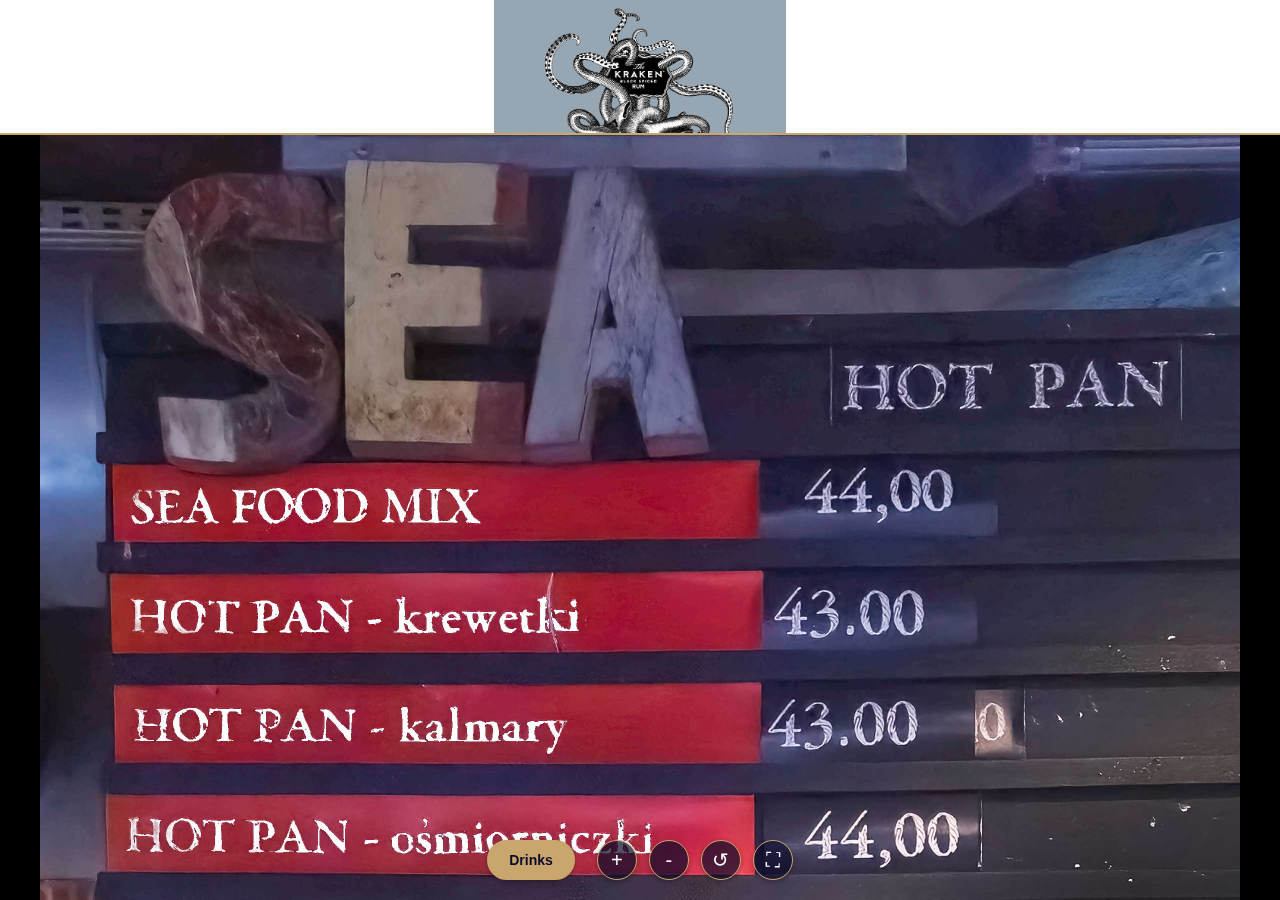
<file: index.html>
<!DOCTYPE html>
<html lang="pl">
<head>
    <meta charset="UTF-8">
    <meta name="viewport" content="width=device-width, initial-scale=1.0, maximum-scale=5.0, user-scalable=yes">
    <title>Kraken Bar - Menu</title>
    
    <!-- Google tag (gtag.js) -->
    <script async src="https://www.googletagmanager.com/gtag/js?id=G-GCL42G0L6D"></script>
    <script>
      window.dataLayer = window.dataLayer || [];
      function gtag(){dataLayer.push(arguments);}
      gtag('js', new Date());

      gtag('config', 'G-GCL42G0L6D');
    </script>
    
    <link rel="stylesheet" href="css/style.css">
    <link rel="stylesheet" href="css/animations.css">
    <link href="https://fonts.googleapis.com/css2?family=Pirata+One&display=swap" rel="stylesheet">
</head>
<body>
    <!-- Preloader z Krakenem -->
    <div class="preloader" id="preloader">
        <img src="images/kraken_prel_01.gif" alt="Ładowanie..." class="preloader-kraken">
    </div>

    <!-- Baner reklamowy -->
    <div class="ad-banner" id="adBanner">
        <a href="https://global.krakenrum.com/?noredirect=yes" target="_blank" class="ad-banner-link">
            <img src="images/baner_01.png" alt="Baner" class="ad-banner-image">
        </a>
    </div>

    <!-- Główny kontener menu -->
    <div class="menu-viewer" id="menuViewer">
        <div class="menu-container" id="menuContainer">
            <!-- Wrapper który łączy obraz i hotspoty w jeden element -->
            <div class="menu-image-wrapper" id="menuImageWrapper">
                <img alt="Menu Kraken Bar" id="menuImage" class="menu-image">
                
                <!-- Kontener hotspotów - przyklejony do obrazu -->
                <div class="hotspots-container" id="hotspotsContainer"></div>
            </div>
        </div>
        
        <!-- Animowany Kraken -->
        <div class="kraken-animation" id="krakenAnimation">
            <img src="images/kraken_prel_01.gif" alt="Kraken">
        </div>
        
        <!-- Kontrolki do nawigacji -->
        <div class="menu-controls">
            <button id="drinksBtn" class="drinks-btn" onclick="window.location.href='drinks.html'">Drinks</button>
            <button id="zoomIn" class="control-btn">+</button>
            <button id="zoomOut" class="control-btn">-</button>
            <button id="resetView" class="control-btn">↺</button>
            <button id="fullscreenBtn" class="control-btn" title="Pełny ekran">⛶</button>
        </div>
    </div>

    <!-- Modal z iframe dla podstron -->
    <div class="page-modal" id="pageModal">
        <div class="page-modal-content">
            <button class="page-modal-close" id="pageModalClose">&times;</button>
            <iframe id="pageFrame" class="page-frame"></iframe>
        </div>
    </div>

    <script src="js/config.js?v=21"></script>
    <script src="js/main_simple.js?v=21"></script>
</body>
</html>
</file>
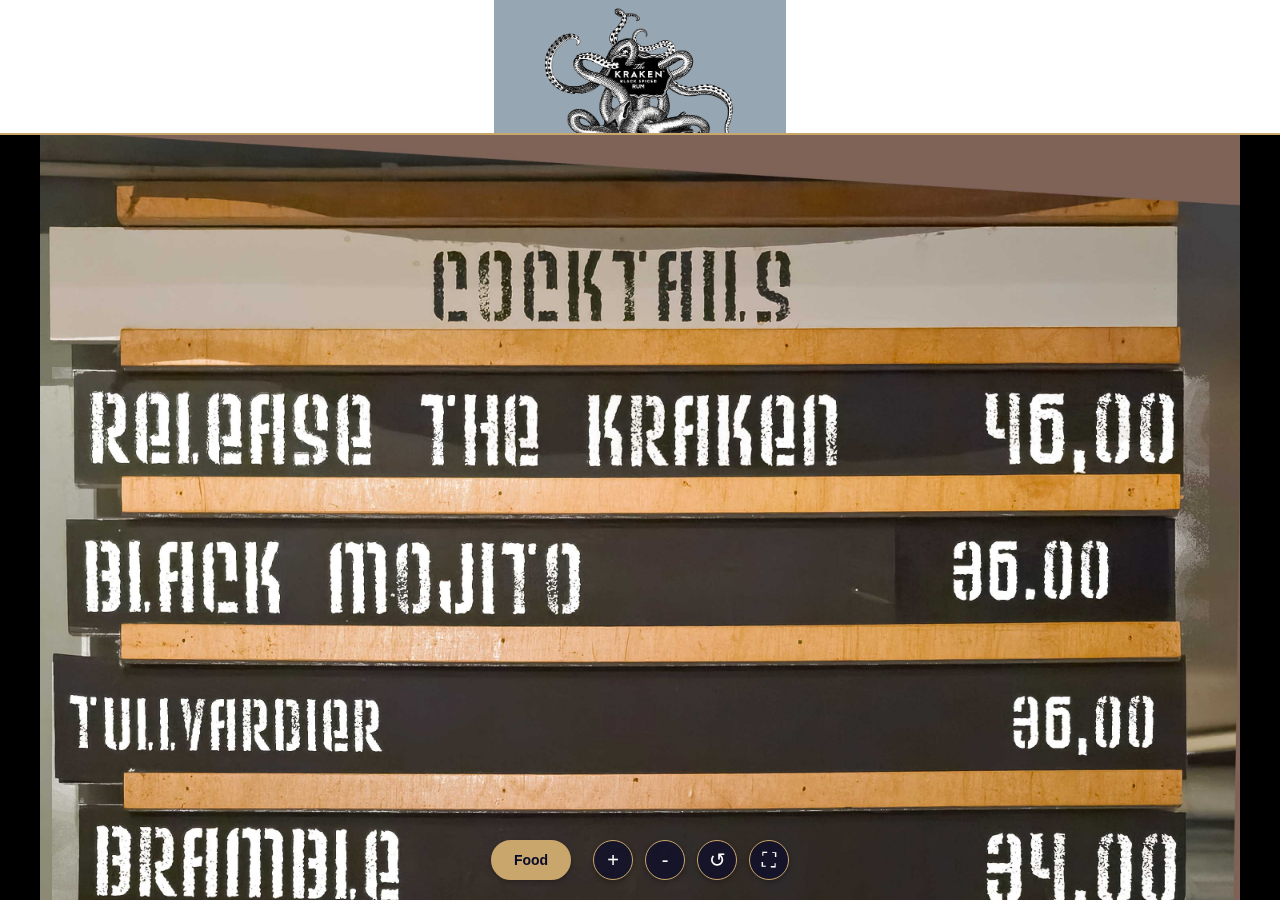
<file: drinks.html>
<!DOCTYPE html>
<html lang="pl">
<head>
    <meta charset="UTF-8">
    <meta name="viewport" content="width=device-width, initial-scale=1.0, maximum-scale=5.0, user-scalable=yes">
    <title>Kraken Bar - Drinks Menu</title>
    
    <!-- Google tag (gtag.js) -->
    <script async src="https://www.googletagmanager.com/gtag/js?id=G-GCL42G0L6D"></script>
    <script>
      window.dataLayer = window.dataLayer || [];
      function gtag(){dataLayer.push(arguments);}
      gtag('js', new Date());

      gtag('config', 'G-GCL42G0L6D');
    </script>
    
    <link rel="stylesheet" href="css/style.css">
    <link rel="stylesheet" href="css/animations.css">
    <link href="https://fonts.googleapis.com/css2?family=Pirata+One&display=swap" rel="stylesheet">
</head>
<body>
    <!-- Preloader z Krakenem -->
    <div class="preloader" id="preloader">
        <img src="images/kraken_prel_01.gif" alt="Ładowanie..." class="preloader-kraken">
    </div>

    <!-- Baner reklamowy -->
    <div class="ad-banner" id="adBanner">
        <a href="https://global.krakenrum.com/?noredirect=yes" target="_blank" class="ad-banner-link">
            <img src="images/baner_01.png" alt="Baner" class="ad-banner-image">
        </a>
    </div>

    <!-- Główny kontener menu -->
    <div class="menu-viewer" id="menuViewer">
        <div class="menu-container" id="menuContainer">
            <!-- Wrapper który łączy obraz i hotspoty w jeden element -->
            <div class="menu-image-wrapper" id="menuImageWrapper">
                <img src="images/krakenbar_drinks.jpg" alt="Drinks Menu Kraken Bar" id="menuImage" class="menu-image">
                
                <!-- Kontener hotspotów - przyklejony do obrazu -->
                <div class="hotspots-container" id="hotspotsContainer"></div>
            </div>
        </div>
        
        <!-- Animowany Kraken -->
        <div class="kraken-animation" id="krakenAnimation">
            <img src="images/kraken_prel_01.gif" alt="Kraken">
        </div>
        
        <!-- Kontrolki do nawigacji -->
        <div class="menu-controls">
            <button id="foodBtn" class="food-btn" onclick="window.location.href='index.html'">Food</button>
            <button id="zoomIn" class="control-btn">+</button>
            <button id="zoomOut" class="control-btn">-</button>
            <button id="resetView" class="control-btn">↺</button>
            <button id="fullscreenBtn" class="control-btn" title="Pełny ekran">⛶</button>
        </div>
    </div>

    <!-- Modal z iframe dla podstron -->
    <div class="page-modal" id="pageModal">
        <div class="page-modal-content">
            <button class="page-modal-close" id="pageModalClose">&times;</button>
            <iframe id="pageFrame" class="page-frame"></iframe>
        </div>
    </div>

    <script src="js/config_drinks.js?v=21"></script>
    <script src="js/main_simple.js?v=21"></script>
</body>
</html>
</file>
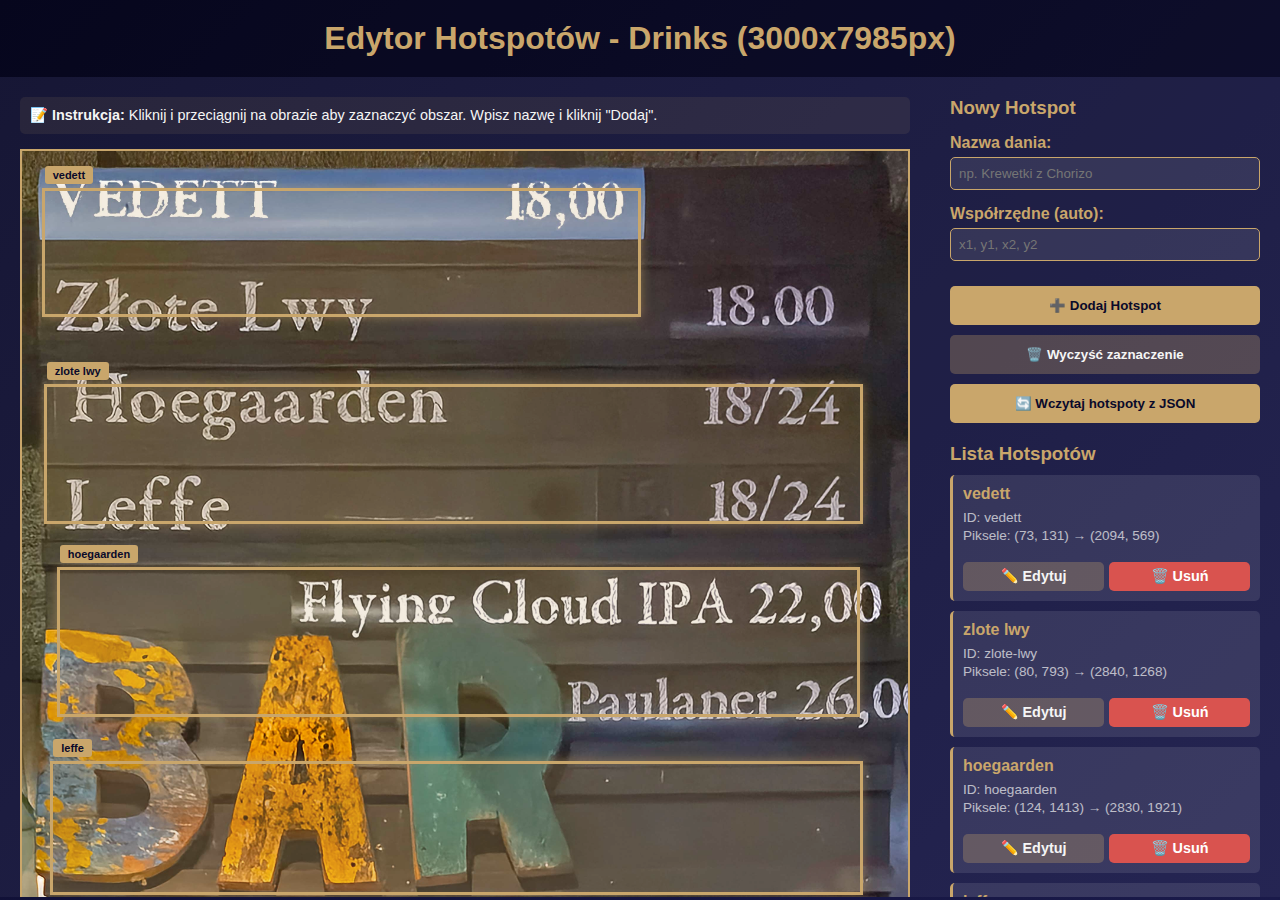
<file: hotspot-editor-drinks.html>
<!DOCTYPE html>
<html lang="pl">
<head>
    <meta charset="UTF-8">
    <meta name="viewport" content="width=device-width, initial-scale=1.0">
    <title>Edytor Hotspotów - Drinks (Piksele)</title>
    <style>
        * {
            margin: 0;
            padding: 0;
            box-sizing: border-box;
        }
        
        body {
            font-family: 'Arial', sans-serif;
            background: linear-gradient(135deg, #0a0a2a 0%, #1a1a4a 100%);
            color: #f5f5f5;
            padding: 0;
            margin: 0;
            height: 100vh;
            overflow: hidden;
        }
        
        h1 {
            color: #c9a66b;
            text-align: center;
            padding: 20px;
            margin: 0;
            background: rgba(0, 0, 0, 0.3);
        }
        
        .layout {
            display: grid;
            grid-template-columns: 1fr 350px;
            gap: 0;
            height: calc(100vh - 80px);
        }
        
        .canvas-section {
            background: rgba(255, 255, 255, 0.05);
            padding: 20px;
            overflow-y: auto;
            overflow-x: hidden;
        }
        
        .canvas-wrapper {
            position: relative;
            display: inline-block;
            cursor: crosshair;
        }
        
        #menuImage {
            max-width: 100%;
            height: auto;
            display: block;
            border: 2px solid #c9a66b;
            user-select: none;
            -webkit-user-drag: none;
        }
        
        .hotspot-rect {
            position: absolute;
            border: 3px solid #c9a66b;
            background: rgba(201, 166, 107, 0.2);
            pointer-events: none;
            box-shadow: 0 0 10px rgba(201, 166, 107, 0.5);
        }
        
        .hotspot-label {
            position: absolute;
            top: -25px;
            left: 0;
            background: #c9a66b;
            color: #0a0a2a;
            padding: 3px 8px;
            border-radius: 3px;
            font-size: 11px;
            font-weight: bold;
            white-space: nowrap;
        }
        
        .sidebar {
            background: rgba(255, 255, 255, 0.05);
            padding: 20px;
            overflow-y: auto;
            height: 100%;
        }
        
        .form-group {
            margin-bottom: 15px;
        }
        
        .form-group label {
            display: block;
            margin-bottom: 5px;
            color: #c9a66b;
            font-weight: bold;
        }
        
        .form-group input {
            width: 100%;
            padding: 8px;
            background: rgba(255, 255, 255, 0.1);
            border: 1px solid #c9a66b;
            border-radius: 5px;
            color: #f5f5f5;
        }
        
        .btn {
            width: 100%;
            padding: 12px;
            background: #c9a66b;
            color: #0a0a2a;
            border: none;
            border-radius: 5px;
            font-weight: bold;
            cursor: pointer;
            margin-top: 10px;
        }
        
        .btn:hover {
            background: #d4b57a;
        }
        
        .btn-secondary {
            background: rgba(201, 166, 107, 0.3);
            color: #f5f5f5;
        }
        
        .btn-danger {
            background: #d9534f;
            color: white;
        }
        
        .hotspot-item {
            background: rgba(255, 255, 255, 0.1);
            padding: 10px;
            margin-bottom: 10px;
            border-radius: 5px;
            border-left: 3px solid #c9a66b;
        }
        
        .hotspot-item h4 {
            color: #c9a66b;
            margin-bottom: 5px;
        }
        
        .hotspot-item small {
            opacity: 0.7;
            font-size: 0.85em;
        }
        
        .hotspot-actions {
            display: flex;
            gap: 5px;
            margin-top: 8px;
        }
        
        .hotspot-actions button {
            flex: 1;
            padding: 6px;
            font-size: 0.9em;
        }
        
        #jsonOutput {
            width: 100%;
            min-height: 150px;
            background: #0a0a2a;
            color: #0f0;
            font-family: 'Courier New', monospace;
            padding: 10px;
            border: 1px solid #c9a66b;
            border-radius: 5px;
            font-size: 0.85em;
            margin-top: 10px;
        }
        
        .info-box {
            background: rgba(201, 166, 107, 0.1);
            padding: 10px;
            border-radius: 5px;
            margin-bottom: 15px;
            font-size: 0.9em;
        }
    </style>
</head>
<body>
    <h1>🍹 Edytor Hotspotów - Drinks (Piksele)</h1>
    
    <div class="layout">
        <div class="canvas-section">
            <div class="info-box">
                📝 <strong>Instrukcja:</strong> Kliknij i przeciągnij na obrazie aby zaznaczyć obszar. Wpisz nazwę i kliknij "Dodaj".
            </div>
            <div class="canvas-wrapper" id="canvasWrapper">
                <img id="menuImage" src="images/krakenbar_drinks.jpg" alt="Drinks Menu">
            </div>
        </div>
        
        <div class="sidebar">
            <h3 style="color: #c9a66b; margin-bottom: 15px;">Nowy Hotspot</h3>
            
            <div class="form-group">
                <label>Nazwa dania:</label>
                <input type="text" id="hotspotName" placeholder="np. Krewetki z Chorizo">
            </div>
            
            <div class="form-group">
                <label>Współrzędne (auto):</label>
                <input type="text" id="hotspotCoords" readonly placeholder="x1, y1, x2, y2">
            </div>
            
            <button class="btn" id="addBtn" onclick="addHotspot()">➕ Dodaj Hotspot</button>
            <button class="btn btn-secondary" onclick="clearSelection()">🗑️ Wyczyść zaznaczenie</button>
            <button class="btn" onclick="loadHotspots()">🔄 Wczytaj hotspoty z JSON</button>
            
            <h3 style="color: #c9a66b; margin: 20px 0 10px;">Lista Hotspotów</h3>
            <div id="hotspotsList"></div>
            
            <h3 style="color: #c9a66b; margin: 20px 0 10px;">JSON Output</h3>
            <textarea id="jsonOutput" readonly></textarea>
            <button class="btn" onclick="copyJSON()">📋 Kopiuj JSON</button>
            <button class="btn btn-secondary" onclick="downloadJSON()">💾 Pobierz JSON</button>
            <button class="btn" onclick="generateHTMLFiles()">📄 Generuj pliki HTML</button>
        </div>
    </div>
    
    <script>
        const img = document.getElementById('menuImage');
        const wrapper = document.getElementById('canvasWrapper');
        let hotspots = [];
        let isDrawing = false;
        let startX, startY;
        let currentRect = null;
        let editingIndex = null;
        
        // Rozmiary obrazu - będą automatycznie pobrane po załadowaniu
        let IMAGE_WIDTH = 3000;
        let IMAGE_HEIGHT = 7985;
        
        // Pobierz faktyczne wymiary obrazu po załadowaniu
        img.onload = function() {
            IMAGE_WIDTH = img.naturalWidth;
            IMAGE_HEIGHT = img.naturalHeight;
            console.log(`✓ Obraz załadowany: ${IMAGE_WIDTH} x ${IMAGE_HEIGHT} px`);
            document.querySelector('h1').textContent = `Edytor Hotspotów - Drinks (${IMAGE_WIDTH}x${IMAGE_HEIGHT}px)`;
            
            // Po załadowaniu obrazu, wczytaj i narysuj hotspoty
            loadHotspots();
        };
        
        // Funkcja do wczytywania hotspotów
        function loadHotspots() {
            console.log('Próba wczytania hotspotów...');
            fetch('data/hotspots_drinks.json?' + Date.now()) // Cache bust
                .then(res => {
                    console.log('Response status:', res.status);
                    if (!res.ok) {
                        throw new Error(`HTTP error! status: ${res.status}`);
                    }
                    return res.text(); // Najpierw jako text
                })
                .then(text => {
                    console.log('Otrzymano tekst, długość:', text.length);
                    if (!text || text.length === 0) {
                        throw new Error('Plik jest pusty!');
                    }
                    return JSON.parse(text);
                })
                .then(data => {
                    console.log(`✓ Wczytano ${data.length} hotspotów`);
                    // Konwertuj z procentów na piksele jeśli potrzeba
                    hotspots = data.map(h => {
                        if (h.x < 100 && h.y < 100) {
                            // To są procenty, konwertuj na piksele
                            return {
                                name: h.name,
                                id: h.id,
                                x1: Math.round((h.x / 100) * IMAGE_WIDTH),
                                y1: Math.round((h.y / 100) * IMAGE_HEIGHT),
                                x2: Math.round(((h.x + h.width) / 100) * IMAGE_WIDTH),
                                y2: Math.round(((h.y + h.height) / 100) * IMAGE_HEIGHT),
                                page: h.page,
                                description: h.description || ''
                            };
                        }
                        return h;
                    });
                    updateList();
                    updateJSON();
                    drawHotspots();
                    console.log('✓ Hotspoty narysowane na obrazie');
                    alert(`✓ Wczytano ${data.length} hotspotów!`);
                })
                .catch((err) => {
                    console.error('Błąd wczytywania hotspotów:', err);
                    alert('Błąd: ' + err.message);
                });
        }
        
        // Rysowanie
        img.addEventListener('mousedown', (e) => {
            e.preventDefault(); // Zapobiega przeciąganiu obrazu
            const rect = img.getBoundingClientRect();
            startX = e.clientX - rect.left;
            startY = e.clientY - rect.top;
            isDrawing = true;
            
            currentRect = document.createElement('div');
            currentRect.className = 'hotspot-rect';
            currentRect.style.left = startX + 'px';
            currentRect.style.top = startY + 'px';
            currentRect.style.borderColor = editingIndex !== null ? '#ff6b6b' : '#c9a66b';
            wrapper.appendChild(currentRect);
        });
        
        img.addEventListener('mousemove', (e) => {
            if (!isDrawing || !currentRect) return;
            
            e.preventDefault();
            const rect = img.getBoundingClientRect();
            const x = e.clientX - rect.left;
            const y = e.clientY - rect.top;
            
            const width = Math.abs(x - startX);
            const height = Math.abs(y - startY);
            
            // Aktualizuj pozycję i rozmiar
            currentRect.style.left = Math.min(startX, x) + 'px';
            currentRect.style.top = Math.min(startY, y) + 'px';
            currentRect.style.width = width + 'px';
            currentRect.style.height = height + 'px';
        });
        
        img.addEventListener('mouseup', (e) => {
            if (!isDrawing) return;
            
            const rect = img.getBoundingClientRect();
            const endX = e.clientX - rect.left;
            const endY = e.clientY - rect.top;
            
            // Przelicz na piksele obrazu
            const scaleX = IMAGE_WIDTH / img.offsetWidth;
            const scaleY = IMAGE_HEIGHT / img.offsetHeight;
            
            const x1 = Math.round(Math.min(startX, endX) * scaleX);
            const y1 = Math.round(Math.min(startY, endY) * scaleY);
            const x2 = Math.round(Math.max(startX, endX) * scaleX);
            const y2 = Math.round(Math.max(startY, endY) * scaleY);
            
            document.getElementById('hotspotCoords').value = `${x1}, ${y1}, ${x2}, ${y2}`;
            
            isDrawing = false;
        });
        
        function addHotspot() {
            const name = document.getElementById('hotspotName').value.trim();
            const coords = document.getElementById('hotspotCoords').value;
            
            if (!name || !coords) {
                alert('Wpisz nazwę i zaznacz obszar!');
                return;
            }
            
            const [x1, y1, x2, y2] = coords.split(',').map(n => parseInt(n.trim()));
            
            const id = name.toLowerCase()
                .replace(/ą/g, 'a').replace(/ć/g, 'c').replace(/ę/g, 'e')
                .replace(/ł/g, 'l').replace(/ń/g, 'n').replace(/ó/g, 'o')
                .replace(/ś/g, 's').replace(/ź/g, 'z').replace(/ż/g, 'z')
                .replace(/[^a-z0-9]+/g, '-')
                .replace(/^-|-$/g, '');
            
            const hotspot = {
                name,
                id,
                x1, y1, x2, y2,
                page: `pages/${id}.html`,
                description: ''
            };
            
            if (editingIndex !== null) {
                hotspots[editingIndex] = hotspot;
                editingIndex = null;
                document.getElementById('addBtn').textContent = '➕ Dodaj Hotspot';
            } else {
                hotspots.push(hotspot);
            }
            
            document.getElementById('hotspotName').value = '';
            document.getElementById('hotspotCoords').value = '';
            clearSelection();
            updateList();
            updateJSON();
            drawHotspots();
        }
        
        function editHotspot(index) {
            editingIndex = index;
            const h = hotspots[index];
            document.getElementById('hotspotName').value = h.name;
            document.getElementById('hotspotCoords').value = `${h.x1}, ${h.y1}, ${h.x2}, ${h.y2}`;
            document.getElementById('addBtn').textContent = '💾 Zapisz zmiany';
            
            // Narysuj prostokąt do edycji
            clearSelection();
            const scaleX = img.offsetWidth / IMAGE_WIDTH;
            const scaleY = img.offsetHeight / IMAGE_HEIGHT;
            
            currentRect = document.createElement('div');
            currentRect.className = 'hotspot-rect';
            currentRect.style.left = (h.x1 * scaleX) + 'px';
            currentRect.style.top = (h.y1 * scaleY) + 'px';
            currentRect.style.width = ((h.x2 - h.x1) * scaleX) + 'px';
            currentRect.style.height = ((h.y2 - h.y1) * scaleY) + 'px';
            currentRect.style.borderColor = '#ff6b6b';
            wrapper.appendChild(currentRect);
        }
        
        function deleteHotspot(index) {
            if (confirm('Usunąć ten hotspot?')) {
                hotspots.splice(index, 1);
                updateList();
                updateJSON();
                drawHotspots();
            }
        }
        
        function clearSelection() {
            if (currentRect) {
                currentRect.remove();
                currentRect = null;
            }
        }
        
        function updateList() {
            const list = document.getElementById('hotspotsList');
            list.innerHTML = hotspots.map((h, i) => `
                <div class="hotspot-item">
                    <h4>${h.name}</h4>
                    <small>ID: ${h.id}</small><br>
                    <small>Piksele: (${h.x1}, ${h.y1}) → (${h.x2}, ${h.y2})</small>
                    <div class="hotspot-actions">
                        <button class="btn btn-secondary" onclick="editHotspot(${i})">✏️ Edytuj</button>
                        <button class="btn btn-danger" onclick="deleteHotspot(${i})">🗑️ Usuń</button>
                    </div>
                </div>
            `).join('');
        }
        
        function updateJSON() {
            const json = JSON.stringify(hotspots, null, 2);
            document.getElementById('jsonOutput').value = json;
        }
        
        function drawHotspots() {
            // Usuń stare prostokąty
            document.querySelectorAll('.hotspot-rect').forEach(el => {
                if (el !== currentRect) el.remove();
            });
            
            const scaleX = img.offsetWidth / IMAGE_WIDTH;
            const scaleY = img.offsetHeight / IMAGE_HEIGHT;
            
            hotspots.forEach(h => {
                const rect = document.createElement('div');
                rect.className = 'hotspot-rect';
                rect.style.left = (h.x1 * scaleX) + 'px';
                rect.style.top = (h.y1 * scaleY) + 'px';
                rect.style.width = ((h.x2 - h.x1) * scaleX) + 'px';
                rect.style.height = ((h.y2 - h.y1) * scaleY) + 'px';
                
                const label = document.createElement('div');
                label.className = 'hotspot-label';
                label.textContent = h.name;
                rect.appendChild(label);
                
                wrapper.appendChild(rect);
            });
        }
        
        function copyJSON() {
            const output = document.getElementById('jsonOutput');
            output.select();
            document.execCommand('copy');
            alert('JSON skopiowany!');
        }
        
        function downloadJSON() {
            const json = document.getElementById('jsonOutput').value;
            const blob = new Blob([json], { type: 'application/json' });
            const url = URL.createObjectURL(blob);
            const a = document.createElement('a');
            a.href = url;
            a.download = 'hotspots_drinks.json';
            a.click();
            URL.revokeObjectURL(url);
        }
        
        async function generateHTMLFiles() {
            if (hotspots.length === 0) {
                alert('Brak hotspotów do wygenerowania!');
                return;
            }
            
            // Wczytaj template.html
            let templateContent = '';
            try {
                const response = await fetch('pages/template.html');
                templateContent = await response.text();
            } catch (error) {
                alert('Błąd wczytywania template.html! Upewnij się, że plik istnieje.');
                return;
            }
            
            const pages = [];
            
            hotspots.forEach(h => {
                // Użyj pełnego template.html
                const html = templateContent;
                
                pages.push({
                    filename: `${h.id}.html`,
                    content: html
                });
            });
            
            // Wyślij do serwera
            try {
                const response = await fetch('http://localhost:8001/save-pages', {
                    method: 'POST',
                    headers: {
                        'Content-Type': 'application/json'
                    },
                    body: JSON.stringify({ pages })
                });
                
                const result = await response.json();
                
                if (result.success) {
                    alert(`✅ Zapisano ${result.count} plików w folderze pages/:\n${result.saved.join('\n')}`);
                } else {
                    alert('❌ Błąd podczas zapisywania plików');
                }
            } catch (error) {
                console.error('Error:', error);
                alert('❌ Nie można połączyć z serwerem.\n\nUruchom serwer:\npython3 save_pages.py');
            }
        }
        
        // Przerysuj przy zmianie rozmiaru
        window.addEventListener('resize', drawHotspots);
    </script>
</body>
</html>
</file>
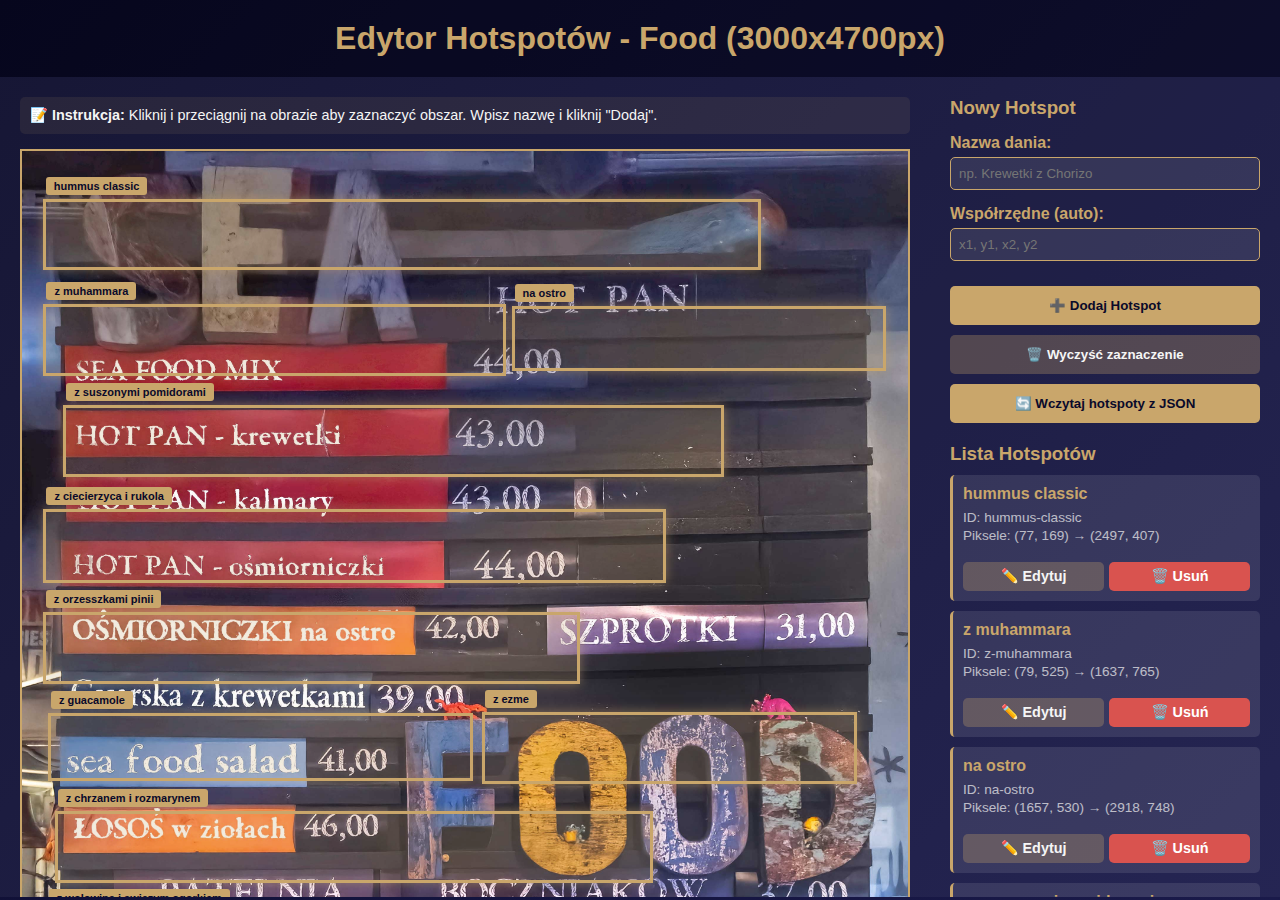
<file: hotspot-editor-food.html>
<!DOCTYPE html>
<html lang="pl">
<head>
    <meta charset="UTF-8">
    <meta name="viewport" content="width=device-width, initial-scale=1.0">
    <title>Edytor Hotspotów - Prosty (Piksele)</title>
    <style>
        * {
            margin: 0;
            padding: 0;
            box-sizing: border-box;
        }
        
        body {
            font-family: 'Arial', sans-serif;
            background: linear-gradient(135deg, #0a0a2a 0%, #1a1a4a 100%);
            color: #f5f5f5;
            padding: 0;
            margin: 0;
            height: 100vh;
            overflow: hidden;
        }
        
        h1 {
            color: #c9a66b;
            text-align: center;
            padding: 20px;
            margin: 0;
            background: rgba(0, 0, 0, 0.3);
        }
        
        .layout {
            display: grid;
            grid-template-columns: 1fr 350px;
            gap: 0;
            height: calc(100vh - 80px);
        }
        
        .canvas-section {
            background: rgba(255, 255, 255, 0.05);
            padding: 20px;
            overflow-y: auto;
            overflow-x: hidden;
        }
        
        .canvas-wrapper {
            position: relative;
            display: inline-block;
            cursor: crosshair;
        }
        
        #menuImage {
            max-width: 100%;
            height: auto;
            display: block;
            border: 2px solid #c9a66b;
            user-select: none;
            -webkit-user-drag: none;
        }
        
        .hotspot-rect {
            position: absolute;
            border: 3px solid #c9a66b;
            background: rgba(201, 166, 107, 0.2);
            pointer-events: none;
            box-shadow: 0 0 10px rgba(201, 166, 107, 0.5);
        }
        
        .hotspot-label {
            position: absolute;
            top: -25px;
            left: 0;
            background: #c9a66b;
            color: #0a0a2a;
            padding: 3px 8px;
            border-radius: 3px;
            font-size: 11px;
            font-weight: bold;
            white-space: nowrap;
        }
        
        .sidebar {
            background: rgba(255, 255, 255, 0.05);
            padding: 20px;
            overflow-y: auto;
            height: 100%;
        }
        
        .form-group {
            margin-bottom: 15px;
        }
        
        .form-group label {
            display: block;
            margin-bottom: 5px;
            color: #c9a66b;
            font-weight: bold;
        }
        
        .form-group input {
            width: 100%;
            padding: 8px;
            background: rgba(255, 255, 255, 0.1);
            border: 1px solid #c9a66b;
            border-radius: 5px;
            color: #f5f5f5;
        }
        
        .btn {
            width: 100%;
            padding: 12px;
            background: #c9a66b;
            color: #0a0a2a;
            border: none;
            border-radius: 5px;
            font-weight: bold;
            cursor: pointer;
            margin-top: 10px;
        }
        
        .btn:hover {
            background: #d4b57a;
        }
        
        .btn-secondary {
            background: rgba(201, 166, 107, 0.3);
            color: #f5f5f5;
        }
        
        .btn-danger {
            background: #d9534f;
            color: white;
        }
        
        .hotspot-item {
            background: rgba(255, 255, 255, 0.1);
            padding: 10px;
            margin-bottom: 10px;
            border-radius: 5px;
            border-left: 3px solid #c9a66b;
        }
        
        .hotspot-item h4 {
            color: #c9a66b;
            margin-bottom: 5px;
        }
        
        .hotspot-item small {
            opacity: 0.7;
            font-size: 0.85em;
        }
        
        .hotspot-actions {
            display: flex;
            gap: 5px;
            margin-top: 8px;
        }
        
        .hotspot-actions button {
            flex: 1;
            padding: 6px;
            font-size: 0.9em;
        }
        
        #jsonOutput {
            width: 100%;
            min-height: 150px;
            background: #0a0a2a;
            color: #0f0;
            font-family: 'Courier New', monospace;
            padding: 10px;
            border: 1px solid #c9a66b;
            border-radius: 5px;
            font-size: 0.85em;
            margin-top: 10px;
        }
        
        .info-box {
            background: rgba(201, 166, 107, 0.1);
            padding: 10px;
            border-radius: 5px;
            margin-bottom: 15px;
            font-size: 0.9em;
        }
    </style>
</head>
<body>
    <h1>🎯 Edytor Hotspotów (Piksele)</h1>
    
    <div class="layout">
        <div class="canvas-section">
            <div class="info-box">
                📝 <strong>Instrukcja:</strong> Kliknij i przeciągnij na obrazie aby zaznaczyć obszar. Wpisz nazwę i kliknij "Dodaj".
            </div>
            <div class="canvas-wrapper" id="canvasWrapper">
                <img id="menuImage" src="images/krakenbar_food.jpg" alt="Food Menu">
            </div>
        </div>
        
        <div class="sidebar">
            <h3 style="color: #c9a66b; margin-bottom: 15px;">Nowy Hotspot</h3>
            
            <div class="form-group">
                <label>Nazwa dania:</label>
                <input type="text" id="hotspotName" placeholder="np. Krewetki z Chorizo">
            </div>
            
            <div class="form-group">
                <label>Współrzędne (auto):</label>
                <input type="text" id="hotspotCoords" readonly placeholder="x1, y1, x2, y2">
            </div>
            
            <button class="btn" id="addBtn" onclick="addHotspot()">➕ Dodaj Hotspot</button>
            <button class="btn btn-secondary" onclick="clearSelection()">🗑️ Wyczyść zaznaczenie</button>
            <button class="btn" onclick="loadHotspots()">🔄 Wczytaj hotspoty z JSON</button>
            
            <h3 style="color: #c9a66b; margin: 20px 0 10px;">Lista Hotspotów</h3>
            <div id="hotspotsList"></div>
            
            <h3 style="color: #c9a66b; margin: 20px 0 10px;">JSON Output</h3>
            <textarea id="jsonOutput" readonly></textarea>
            <button class="btn" onclick="copyJSON()">📋 Kopiuj JSON</button>
            <button class="btn btn-secondary" onclick="downloadJSON()">💾 Pobierz JSON</button>
            <button class="btn" onclick="generateHTMLFiles()">📄 Generuj pliki HTML</button>
        </div>
    </div>
    
    <script>
        const img = document.getElementById('menuImage');
        const wrapper = document.getElementById('canvasWrapper');
        let hotspots = [];
        let isDrawing = false;
        let startX, startY;
        let currentRect = null;
        let editingIndex = null;
        
        // Rozmiary obrazu - będą automatycznie pobrane po załadowaniu
        let IMAGE_WIDTH = 3000;
        let IMAGE_HEIGHT = 4700;
        
        // Pobierz faktyczne wymiary obrazu po załadowaniu
        img.onload = function() {
            IMAGE_WIDTH = img.naturalWidth;
            IMAGE_HEIGHT = img.naturalHeight;
            console.log(`✓ Obraz załadowany: ${IMAGE_WIDTH} x ${IMAGE_HEIGHT} px`);
            document.querySelector('h1').textContent = `Edytor Hotspotów - Food (${IMAGE_WIDTH}x${IMAGE_HEIGHT}px)`;
            
            // Po załadowaniu obrazu, wczytaj i narysuj hotspoty
            loadHotspots();
        };
        
        // Funkcja do wczytywania hotspotów
        function loadHotspots() {
            console.log('Próba wczytania hotspotów...');
            fetch('data/hotspots_food.json?' + Date.now()) // Cache bust
                .then(res => {
                    console.log('Response status:', res.status);
                    if (!res.ok) {
                        throw new Error(`HTTP error! status: ${res.status}`);
                    }
                    return res.text(); // Najpierw jako text
                })
                .then(text => {
                    console.log('Otrzymano tekst, długość:', text.length);
                    if (!text || text.length === 0) {
                        throw new Error('Plik jest pusty!');
                    }
                    return JSON.parse(text);
                })
                .then(data => {
                    console.log(`✓ Wczytano ${data.length} hotspotów`);
                    // Konwertuj z procentów na piksele jeśli potrzeba
                    hotspots = data.map(h => {
                        if (h.x < 100 && h.y < 100) {
                            // To są procenty, konwertuj na piksele
                            return {
                                name: h.name,
                                id: h.id,
                                x1: Math.round((h.x / 100) * IMAGE_WIDTH),
                                y1: Math.round((h.y / 100) * IMAGE_HEIGHT),
                                x2: Math.round(((h.x + h.width) / 100) * IMAGE_WIDTH),
                                y2: Math.round(((h.y + h.height) / 100) * IMAGE_HEIGHT),
                                page: h.page,
                                description: h.description || ''
                            };
                        }
                        return h;
                    });
                    updateList();
                    updateJSON();
                    drawHotspots();
                    console.log('✓ Hotspoty narysowane na obrazie');
                    alert(`✓ Wczytano ${data.length} hotspotów!`);
                })
                .catch((err) => {
                    console.error('Błąd wczytywania hotspotów:', err);
                    alert('Błąd: ' + err.message);
                });
        }
        
        // Rysowanie
        img.addEventListener('mousedown', (e) => {
            e.preventDefault(); // Zapobiega przeciąganiu obrazu
            const rect = img.getBoundingClientRect();
            startX = e.clientX - rect.left;
            startY = e.clientY - rect.top;
            isDrawing = true;
            
            currentRect = document.createElement('div');
            currentRect.className = 'hotspot-rect';
            currentRect.style.left = startX + 'px';
            currentRect.style.top = startY + 'px';
            currentRect.style.borderColor = editingIndex !== null ? '#ff6b6b' : '#c9a66b';
            wrapper.appendChild(currentRect);
        });
        
        img.addEventListener('mousemove', (e) => {
            if (!isDrawing || !currentRect) return;
            
            e.preventDefault();
            const rect = img.getBoundingClientRect();
            const x = e.clientX - rect.left;
            const y = e.clientY - rect.top;
            
            const width = Math.abs(x - startX);
            const height = Math.abs(y - startY);
            
            // Aktualizuj pozycję i rozmiar
            currentRect.style.left = Math.min(startX, x) + 'px';
            currentRect.style.top = Math.min(startY, y) + 'px';
            currentRect.style.width = width + 'px';
            currentRect.style.height = height + 'px';
        });
        
        img.addEventListener('mouseup', (e) => {
            if (!isDrawing) return;
            
            const rect = img.getBoundingClientRect();
            const endX = e.clientX - rect.left;
            const endY = e.clientY - rect.top;
            
            // Przelicz na piksele obrazu
            const scaleX = IMAGE_WIDTH / img.offsetWidth;
            const scaleY = IMAGE_HEIGHT / img.offsetHeight;
            
            const x1 = Math.round(Math.min(startX, endX) * scaleX);
            const y1 = Math.round(Math.min(startY, endY) * scaleY);
            const x2 = Math.round(Math.max(startX, endX) * scaleX);
            const y2 = Math.round(Math.max(startY, endY) * scaleY);
            
            document.getElementById('hotspotCoords').value = `${x1}, ${y1}, ${x2}, ${y2}`;
            
            isDrawing = false;
        });
        
        function addHotspot() {
            const name = document.getElementById('hotspotName').value.trim();
            const coords = document.getElementById('hotspotCoords').value;
            
            if (!name || !coords) {
                alert('Wpisz nazwę i zaznacz obszar!');
                return;
            }
            
            const [x1, y1, x2, y2] = coords.split(',').map(n => parseInt(n.trim()));
            
            const id = name.toLowerCase()
                .replace(/ą/g, 'a').replace(/ć/g, 'c').replace(/ę/g, 'e')
                .replace(/ł/g, 'l').replace(/ń/g, 'n').replace(/ó/g, 'o')
                .replace(/ś/g, 's').replace(/ź/g, 'z').replace(/ż/g, 'z')
                .replace(/[^a-z0-9]+/g, '-')
                .replace(/^-|-$/g, '');
            
            const hotspot = {
                name,
                id,
                x1, y1, x2, y2,
                page: `pages/${id}.html`,
                description: ''
            };
            
            if (editingIndex !== null) {
                hotspots[editingIndex] = hotspot;
                editingIndex = null;
                document.getElementById('addBtn').textContent = '➕ Dodaj Hotspot';
            } else {
                hotspots.push(hotspot);
            }
            
            document.getElementById('hotspotName').value = '';
            document.getElementById('hotspotCoords').value = '';
            clearSelection();
            updateList();
            updateJSON();
            drawHotspots();
        }
        
        function editHotspot(index) {
            editingIndex = index;
            const h = hotspots[index];
            document.getElementById('hotspotName').value = h.name;
            document.getElementById('hotspotCoords').value = `${h.x1}, ${h.y1}, ${h.x2}, ${h.y2}`;
            document.getElementById('addBtn').textContent = '💾 Zapisz zmiany';
            
            // Narysuj prostokąt do edycji
            clearSelection();
            const scaleX = img.offsetWidth / IMAGE_WIDTH;
            const scaleY = img.offsetHeight / IMAGE_HEIGHT;
            
            currentRect = document.createElement('div');
            currentRect.className = 'hotspot-rect';
            currentRect.style.left = (h.x1 * scaleX) + 'px';
            currentRect.style.top = (h.y1 * scaleY) + 'px';
            currentRect.style.width = ((h.x2 - h.x1) * scaleX) + 'px';
            currentRect.style.height = ((h.y2 - h.y1) * scaleY) + 'px';
            currentRect.style.borderColor = '#ff6b6b';
            wrapper.appendChild(currentRect);
        }
        
        function deleteHotspot(index) {
            if (confirm('Usunąć ten hotspot?')) {
                hotspots.splice(index, 1);
                updateList();
                updateJSON();
                drawHotspots();
            }
        }
        
        function clearSelection() {
            if (currentRect) {
                currentRect.remove();
                currentRect = null;
            }
        }
        
        function updateList() {
            const list = document.getElementById('hotspotsList');
            list.innerHTML = hotspots.map((h, i) => `
                <div class="hotspot-item">
                    <h4>${h.name}</h4>
                    <small>ID: ${h.id}</small><br>
                    <small>Piksele: (${h.x1}, ${h.y1}) → (${h.x2}, ${h.y2})</small>
                    <div class="hotspot-actions">
                        <button class="btn btn-secondary" onclick="editHotspot(${i})">✏️ Edytuj</button>
                        <button class="btn btn-danger" onclick="deleteHotspot(${i})">🗑️ Usuń</button>
                    </div>
                </div>
            `).join('');
        }
        
        function updateJSON() {
            const json = JSON.stringify(hotspots, null, 2);
            document.getElementById('jsonOutput').value = json;
        }
        
        function drawHotspots() {
            // Usuń stare prostokąty
            document.querySelectorAll('.hotspot-rect').forEach(el => {
                if (el !== currentRect) el.remove();
            });
            
            const scaleX = img.offsetWidth / IMAGE_WIDTH;
            const scaleY = img.offsetHeight / IMAGE_HEIGHT;
            
            hotspots.forEach(h => {
                const rect = document.createElement('div');
                rect.className = 'hotspot-rect';
                rect.style.left = (h.x1 * scaleX) + 'px';
                rect.style.top = (h.y1 * scaleY) + 'px';
                rect.style.width = ((h.x2 - h.x1) * scaleX) + 'px';
                rect.style.height = ((h.y2 - h.y1) * scaleY) + 'px';
                
                const label = document.createElement('div');
                label.className = 'hotspot-label';
                label.textContent = h.name;
                rect.appendChild(label);
                
                wrapper.appendChild(rect);
            });
        }
        
        function copyJSON() {
            const output = document.getElementById('jsonOutput');
            output.select();
            document.execCommand('copy');
            alert('JSON skopiowany!');
        }
        
        function downloadJSON() {
            const json = document.getElementById('jsonOutput').value;
            const blob = new Blob([json], { type: 'application/json' });
            const url = URL.createObjectURL(blob);
            const a = document.createElement('a');
            a.href = url;
            a.download = 'hotspots_food.json';
            a.click();
            URL.revokeObjectURL(url);
        }
        
        async function generateHTMLFiles() {
            if (hotspots.length === 0) {
                alert('Brak hotspotów do wygenerowania!');
                return;
            }
            
            // Wczytaj template.html
            let templateContent = '';
            try {
                const response = await fetch('pages/template.html');
                templateContent = await response.text();
            } catch (error) {
                alert('Błąd wczytywania template.html! Upewnij się, że plik istnieje.');
                return;
            }
            
            const pages = [];
            
            hotspots.forEach(h => {
                // Użyj pełnego template.html
                const html = templateContent;
                
                pages.push({
                    filename: `${h.id}.html`,
                    content: html
                });
            });
            
            // Wyślij do serwera
            try {
                const response = await fetch('http://localhost:8001/save-pages', {
                    method: 'POST',
                    headers: {
                        'Content-Type': 'application/json'
                    },
                    body: JSON.stringify({ pages })
                });
                
                const result = await response.json();
                
                if (result.success) {
                    alert(`✅ Zapisano ${result.count} plików w folderze pages/:\n${result.saved.join('\n')}`);
                } else {
                    alert('❌ Błąd podczas zapisywania plików');
                }
            } catch (error) {
                console.error('Error:', error);
                alert('❌ Nie można połączyć z serwerem.\n\nUruchom serwer:\npython3 save_pages.py');
            }
        }
        
        // Przerysuj przy zmianie rozmiaru
        window.addEventListener('resize', drawHotspots);
    </script>
</body>
</html>
</file>
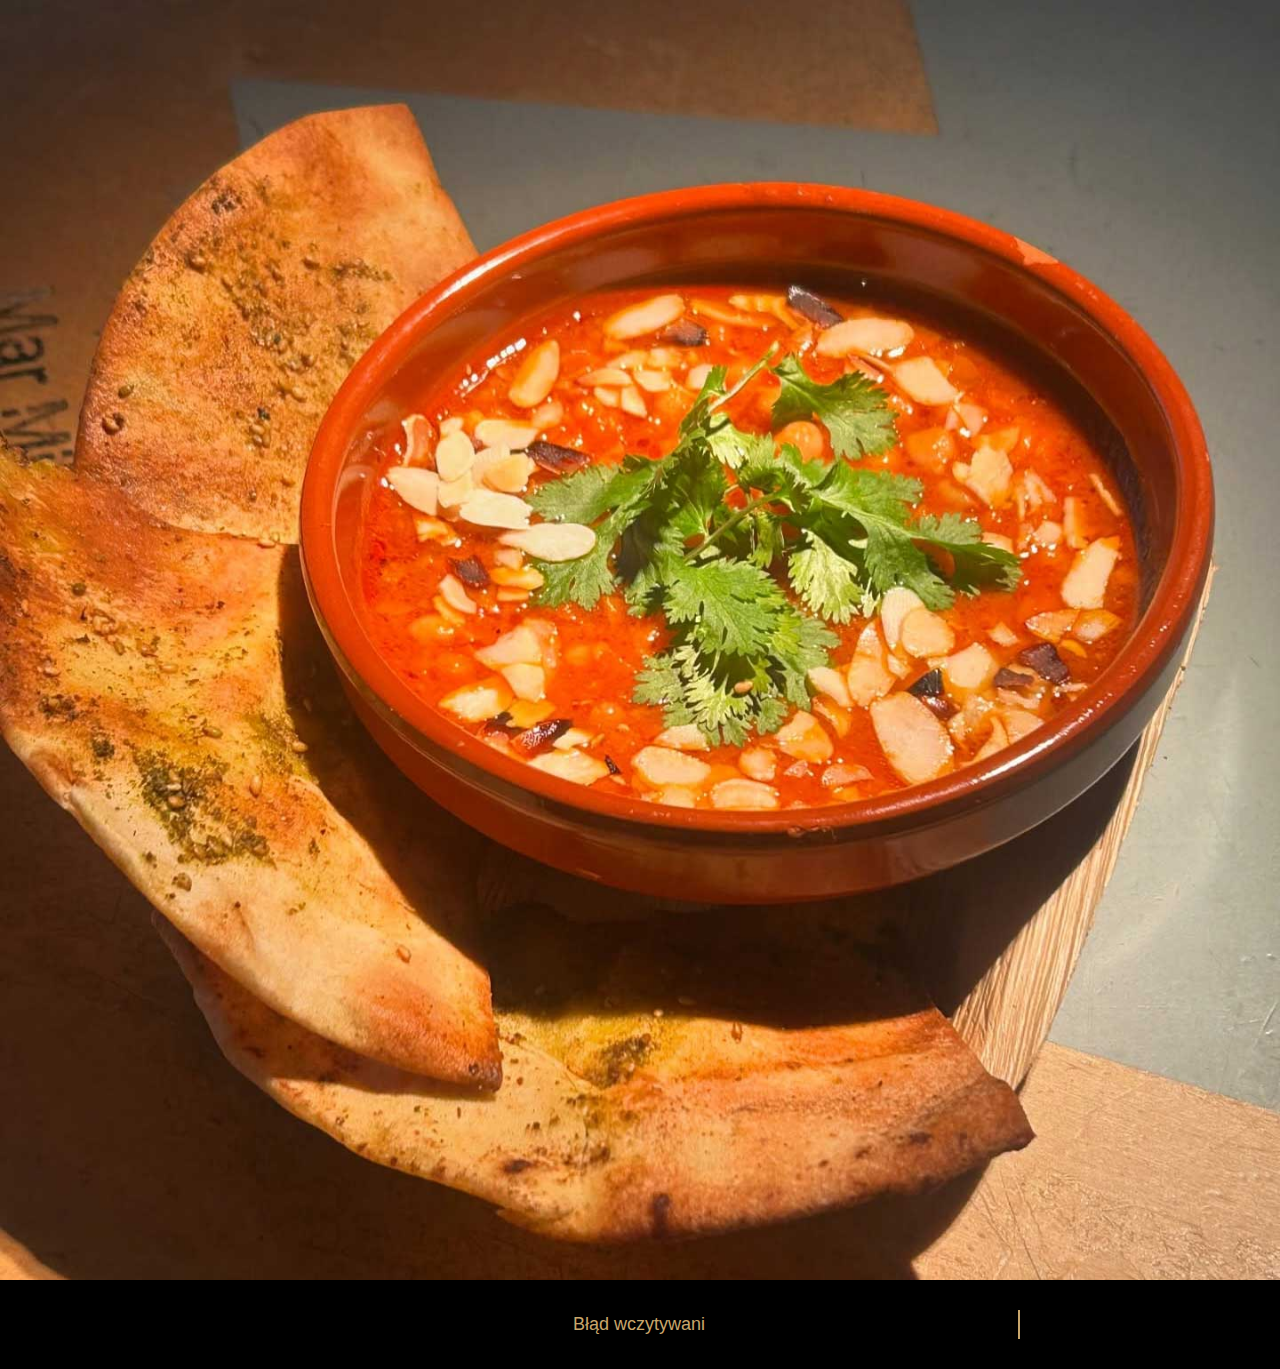
<file: pages/1-na-100.html>
<!DOCTYPE html>
<html lang="pl">
<head>
    <meta charset="UTF-8">
    <meta name="viewport" content="width=device-width, initial-scale=1.0">
    <title>Kraken Bar - Danie</title>
    <style>
        * {
            margin: 0;
            padding: 0;
            box-sizing: border-box;
        }
        
        body {
            margin: 0;
            padding: 0;
            width: 100%;
            min-height: 100vh;
            background-color: #000000;
            color: #f5f5f5;
            font-family: 'Arial', sans-serif;
            overflow-x: hidden;
            overflow-y: auto;
        }
        
        /* Kontener główny */
        .content-container {
            width: 100%;
            margin: 0;
            padding: 0;
        }
        
        /* Zdjęcie - kwadratowe, 100% szerokości, bez ramki */
        .dish-image {
            width: 100%;
            aspect-ratio: 1 / 1;
            object-fit: cover;
            display: block;
            margin: 0;
            padding: 0;
            border: none;
        }
        
        /* Tekst pod zdjęciem */
        .dish-description {
            padding: 30px 20px;
            font-size: 18px;
            line-height: 1.6;
            color: #c9a66b;
            text-align: center;
            max-width: 800px;
            margin: 0 auto;
        }
        
        /* Animacja typewriter */
        .typewriter {
            overflow: hidden;
            border-right: 2px solid #c9a66b;
            white-space: pre-wrap;
            animation: blink-caret 0.75s step-end infinite;
        }
        
        @keyframes blink-caret {
            from, to { border-color: transparent; }
            50% { border-color: #c9a66b; }
        }
        
        /* Panel edycji */
        .edit-panel {
            display: none;
            position: fixed;
            top: 0;
            left: 0;
            width: 100%;
            height: 100%;
            background: rgba(0, 0, 0, 0.95);
            z-index: 1000;
            overflow-y: auto;
            padding: 20px;
        }
        
        .edit-panel.active {
            display: block;
        }
        
        .edit-form {
            max-width: 600px;
            margin: 0 auto;
            background: #1a1a1a;
            padding: 30px;
            border-radius: 10px;
            border: 2px solid #c9a66b;
        }
        
        .edit-form h2 {
            color: #c9a66b;
            margin-bottom: 20px;
            text-align: center;
        }
        
        .form-group {
            margin-bottom: 20px;
        }
        
        .form-group label {
            display: block;
            color: #c9a66b;
            margin-bottom: 8px;
            font-weight: bold;
        }
        
        .form-group input[type="text"],
        .form-group textarea,
        .form-group input[type="file"] {
            width: 100%;
            padding: 10px;
            background: #0a0a0a;
            border: 1px solid #c9a66b;
            border-radius: 5px;
            color: #f5f5f5;
            font-size: 14px;
        }
        
        .form-group textarea {
            min-height: 150px;
            resize: vertical;
            font-family: inherit;
        }
        
        .btn {
            padding: 12px 30px;
            background: #c9a66b;
            color: #0a0a0a;
            border: none;
            border-radius: 5px;
            font-weight: bold;
            cursor: pointer;
            font-size: 16px;
            margin-right: 10px;
            transition: all 0.3s ease;
        }
        
        .btn:hover {
            background: #d4b57a;
            transform: scale(1.05);
        }
        
        .btn-secondary {
            background: #333;
            color: #f5f5f5;
        }
        
        .btn-secondary:hover {
            background: #444;
        }
        
        .preview-image {
            max-width: 100%;
            margin-top: 10px;
            border: 2px solid #c9a66b;
            border-radius: 5px;
        }
        
        .info-text {
            color: #888;
            font-size: 12px;
            margin-top: 5px;
        }
        
        /* Ukryty przycisk edycji */
        .edit-trigger {
            position: fixed;
            top: 0;
            left: 0;
            width: 80px;
            height: 80px;
            z-index: 999;
            cursor: default;
            opacity: 0;
        }
        
        .edit-button {
            display: none;
            position: fixed;
            top: 20px;
            right: 20px;
            padding: 10px 20px;
            background: #c9a66b;
            color: #0a0a0a;
            border: 2px solid #c9a66b;
            border-radius: 5px;
            font-weight: bold;
            cursor: pointer;
            z-index: 1001;
            animation: fadeIn 0.3s ease;
        }
        
        .edit-button.show {
            display: block;
        }
        
        @keyframes fadeIn {
            from { opacity: 0; transform: translateY(-10px); }
            to { opacity: 1; transform: translateY(0); }
        }
        
        /* Modal hasła */
        .password-modal {
            display: none;
            position: fixed;
            top: 0;
            left: 0;
            width: 100%;
            height: 100%;
            background: rgba(0, 0, 0, 0.9);
            z-index: 2000;
            justify-content: center;
            align-items: center;
        }
        
        .password-modal.active {
            display: flex;
        }
        
        .password-box {
            background: #1a1a1a;
            padding: 30px;
            border-radius: 10px;
            border: 2px solid #c9a66b;
            text-align: center;
        }
        
        .password-box h3 {
            color: #c9a66b;
            margin-bottom: 20px;
        }
        
        .password-box input {
            width: 250px;
            padding: 10px;
            background: #0a0a0a;
            border: 1px solid #c9a66b;
            border-radius: 5px;
            color: #f5f5f5;
            font-size: 16px;
            text-align: center;
            margin-bottom: 15px;
        }
        
        .password-box button {
            padding: 10px 20px;
            background: #c9a66b;
            color: #0a0a0a;
            border: none;
            border-radius: 5px;
            font-weight: bold;
            cursor: pointer;
            margin: 0 5px;
        }
    </style>
</head>
<body>
    <!-- Ukryty trigger do aktywacji edycji -->
    <div class="edit-trigger" id="editTrigger"></div>
    
    <!-- Przycisk edycji (pojawia się po 5 kliknięciach) -->
    <button class="edit-button" id="editButton">🔧 Edytuj</button>
    
    <!-- Modal hasła -->
    <div class="password-modal" id="passwordModal">
        <div class="password-box">
            <h3>🔒 Wprowadź hasło edycji</h3>
            <input type="password" id="passwordInput" placeholder="Hasło...">
            <br>
            <button onclick="checkPassword()">✓ OK</button>
            <button onclick="closePasswordModal()">✗ Anuluj</button>
        </div>
    </div>
    
    <!-- Główna zawartość -->
    <div class="content-container">
        <img id="dishImage" class="dish-image" src="../images/zaslepka.jpg" alt="Danie">
        <div class="dish-description">
            <div id="dishText" class="typewriter"></div>
        </div>
    </div>
    
    <!-- Panel edycji -->
    <div id="editPanel" class="edit-panel">
        <div class="edit-form">
            <h2>🔧 Edycja Strony</h2>
            
            <div class="form-group">
                <label>Zdjęcie dania:</label>
                <input type="file" id="imageUpload" accept="image/*">
                <p class="info-text">Wybierz kwadratowe zdjęcie (zalecane 1000x1000px lub więcej)</p>
                <img id="imagePreview" class="preview-image" style="display: none;">
            </div>
            
            <div class="form-group">
                <label>Opis dania:</label>
                <textarea id="textInput" placeholder="Wpisz opis dania..."></textarea>
                <p class="info-text">Tekst pojawi się z animacją typewriter</p>
            </div>
            
            <div class="form-group">
                <button class="btn" onclick="savePage()">💾 Zapisz</button>
                <button class="btn btn-secondary" onclick="closeEdit()">❌ Anuluj</button>
            </div>
        </div>
    </div>
    
    <script>
        // Hash hasła edycji
        const EDIT_KEY_HASH = 'acbf15f31d8df8ae6379a7958073a08887db5cc0d396e778abcec84256556402';
        let EDIT_KEY_PLAINTEXT = '';
        
        // Funkcja hashująca (SHA-256)
        async function hashPassword(password) {
            const encoder = new TextEncoder();
            const data = encoder.encode(password);
            const hashBuffer = await crypto.subtle.digest('SHA-256', data);
            const hashArray = Array.from(new Uint8Array(hashBuffer));
            return hashArray.map(b => b.toString(16).padStart(2, '0')).join('');
        }
        
        // Pobierz nazwę strony z URL
        const pageName = window.location.pathname.split('/').pop();
        
        // System aktywacji edycji przez kliknięcia
        let clickCount = 0;
        let clickTimer = null;
        let isEditMode = false;
        
        // Obsługa kliknięć w lewy górny róg
        document.getElementById('editTrigger').addEventListener('click', function() {
            clickCount++;
            
            // Reset po 2 sekundach
            clearTimeout(clickTimer);
            clickTimer = setTimeout(() => {
                clickCount = 0;
            }, 2000);
            
            // Po 5 kliknięciach pokaż przycisk
            if (clickCount >= 5) {
                document.getElementById('editButton').classList.add('show');
                clickCount = 0;
            }
        });
        
        // Obsługa przycisku edycji
        document.getElementById('editButton').addEventListener('click', function() {
            document.getElementById('passwordModal').classList.add('active');
            document.getElementById('passwordInput').focus();
        });
        
        // Sprawdź hasło
        async function checkPassword() {
            const password = document.getElementById('passwordInput').value;
            const passwordHash = await hashPassword(password);
            
            if (passwordHash === EDIT_KEY_HASH) {
                EDIT_KEY_PLAINTEXT = password; // Zapisz plaintext do wysyłania
                isEditMode = true;
                document.getElementById('passwordModal').classList.remove('active');
                document.getElementById('editPanel').classList.add('active');
                // Wczytaj dane do formularza
                loadDataToForm();
            } else {
                alert('❌ Nieprawidłowe hasło!');
                document.getElementById('passwordInput').value = '';
            }
        }
        
        // Zamknij modal hasła
        function closePasswordModal() {
            document.getElementById('passwordModal').classList.remove('active');
            document.getElementById('passwordInput').value = '';
        }
        
        // Enter w polu hasła
        document.getElementById('passwordInput').addEventListener('keypress', function(e) {
            if (e.key === 'Enter') {
                checkPassword();
            }
        });
        
        // Wczytaj dane z serwera
        async function loadPageData() {
            try {
                const cacheBuster = Date.now();
                const response = await fetch(`load.php?page=${pageName}&_=${cacheBuster}`);
                const text = await response.text();
                const data = JSON.parse(text);
                return data;
            } catch (error) {
                return {
                    image: '../images/zaslepka.jpg',
                    text: 'Błąd wczytywania danych.'
                };
            }
        }
        
        // Zapisz dane na serwerze
        async function savePageData(content) {
            try {
                const response = await fetch('save.php', {
                    method: 'POST',
                    headers: {
                        'Content-Type': 'application/json'
                    },
                    body: JSON.stringify({
                        page: pageName,
                        content: content,
                        editKey: EDIT_KEY_PLAINTEXT
                    })
                });
                
                const result = await response.json();
                return result.success;
            } catch (error) {
                return false;
            }
        }
        
        // Animacja typewriter
        function typeWriter(text, element, speed = 50) {
            let i = 0;
            element.textContent = '';
            element.style.borderRight = '2px solid #c9a66b';
            
            function type() {
                if (i < text.length) {
                    element.textContent += text.charAt(i);
                    i++;
                    setTimeout(type, speed);
                } else {
                    // Ukryj kursor po zakończeniu
                    setTimeout(() => {
                        element.style.borderRight = 'none';
                    }, 500);
                }
            }
            type();
        }
        
        // Inicjalizacja strony
        async function initPage() {
            const data = await loadPageData();
            const dishImage = document.getElementById('dishImage');
            const dishText = document.getElementById('dishText');
            
            dishImage.src = data.image;
            typeWriter(data.text, dishText);
        }
        
        // Wczytaj dane do formularza edycji
        async function loadDataToForm() {
            const data = await loadPageData();
            document.getElementById('textInput').value = data.text;
        }
        
        // Podgląd zdjęcia
        document.getElementById('imageUpload').addEventListener('change', function(e) {
            const file = e.target.files[0];
            if (file) {
                const reader = new FileReader();
                reader.onload = function(event) {
                    const preview = document.getElementById('imagePreview');
                    preview.src = event.target.result;
                    preview.style.display = 'block';
                };
                reader.readAsDataURL(file);
            }
        });
        
        // Zapisz zmiany
        async function savePage() {
            const imageUpload = document.getElementById('imageUpload');
            const textInput = document.getElementById('textInput').value;
            
            const data = await loadPageData();
            data.text = textInput;
            
            // Jeśli wybrano nowe zdjęcie
            if (imageUpload.files.length > 0) {
                const reader = new FileReader();
                reader.onload = async function(event) {
                    data.image = event.target.result;
                    const success = await savePageData(data);
                    if (success) {
                        alert('✅ Zapisano! Odświeżam stronę...');
                        window.location.href = window.location.pathname;
                    } else {
                        alert('❌ Błąd podczas zapisywania!');
                    }
                };
                reader.readAsDataURL(imageUpload.files[0]);
            } else {
                const success = await savePageData(data);
                if (success) {
                    alert('✅ Zapisano! Odświeżam stronę...');
                    window.location.href = window.location.pathname;
                } else {
                    alert('❌ Błąd podczas zapisywania!');
                }
            }
        }
        
        // Zamknij panel edycji
        function closeEdit() {
            document.getElementById('editPanel').classList.remove('active');
            document.getElementById('editButton').classList.remove('show');
            isEditMode = false;
        }
        
        // Start
        window.addEventListener('DOMContentLoaded', initPage);
    </script>
</body>
</html>
</file>
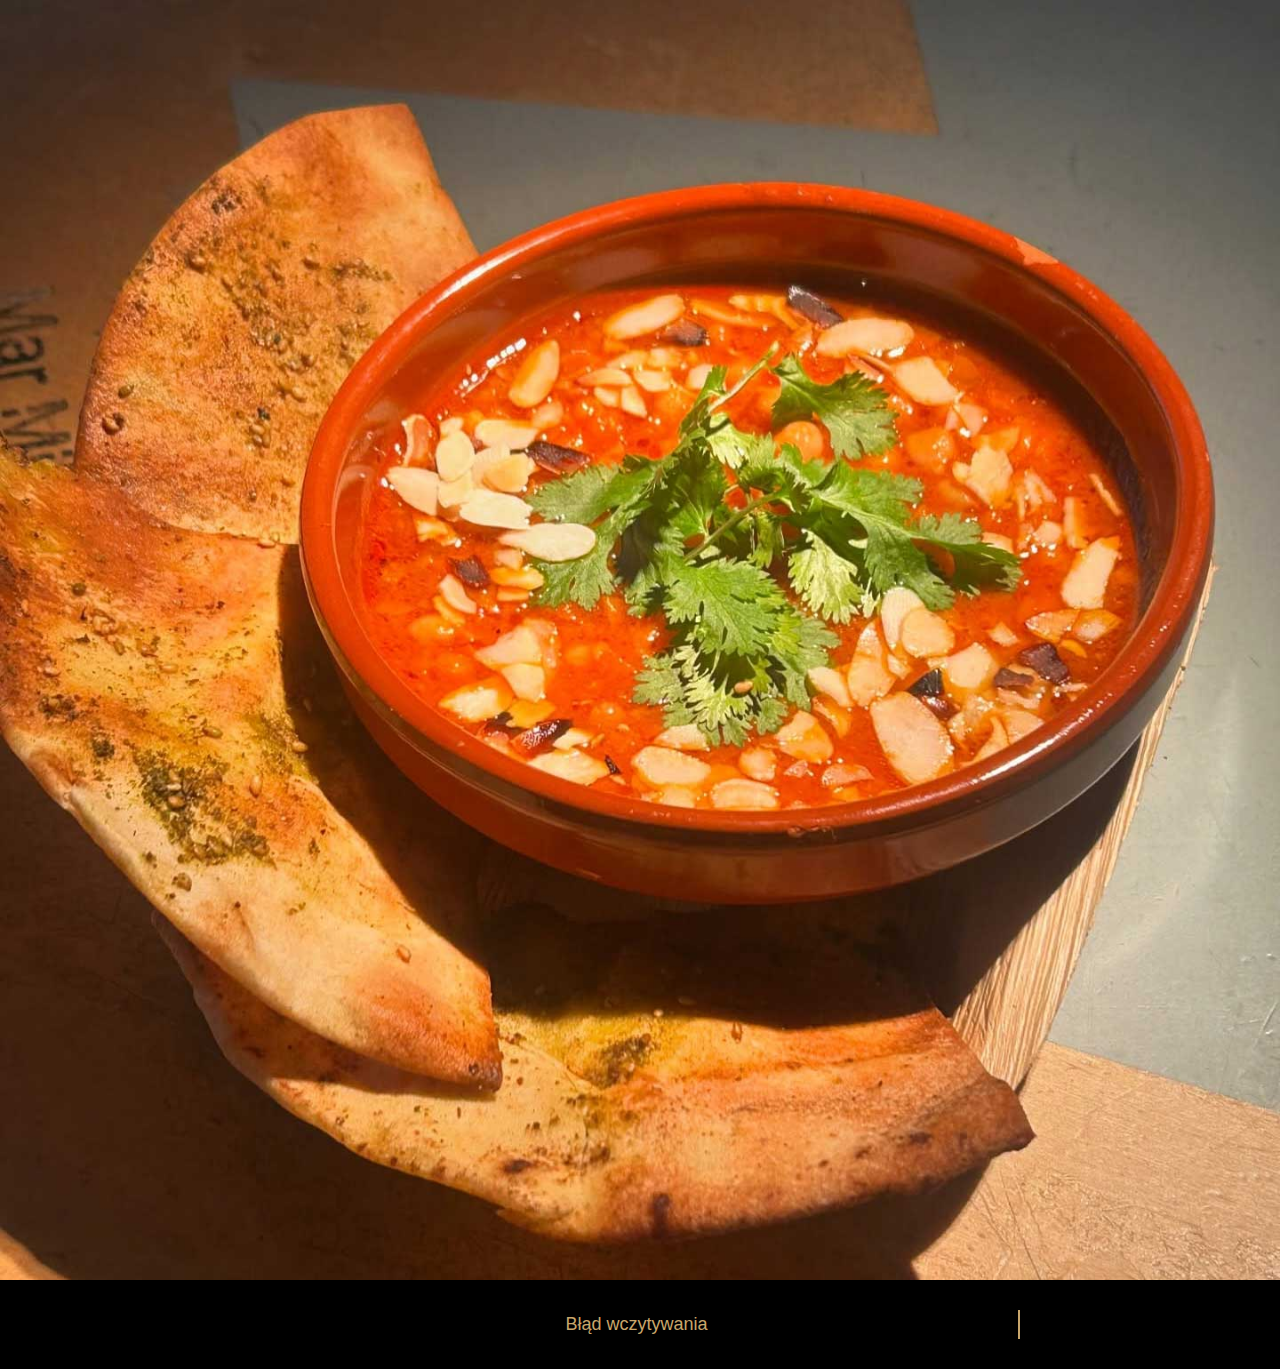
<file: pages/appleton-right-hand.html>
<!DOCTYPE html>
<html lang="pl">
<head>
    <meta charset="UTF-8">
    <meta name="viewport" content="width=device-width, initial-scale=1.0">
    <title>Kraken Bar - Danie</title>

<script>
  window.dataLayer = window.dataLayer || [];
  function gtag(){dataLayer.push(arguments);}
  gtag('js', new Date());

  gtag('config', 'G-CDW1EMWRQV');
</script>
        <style>
        * {
            margin: 0;
            padding: 0;
            box-sizing: border-box;
        }
        
        body {
            margin: 0;
            padding: 0;
            width: 100%;
            min-height: 100vh;
            background-color: #000000;
            color: #f5f5f5;
            font-family: 'Arial', sans-serif;
            overflow-x: hidden;
            overflow-y: auto;
        }
        
        /* Kontener główny */
        .content-container {
            width: 100%;
            margin: 0;
            padding: 0;
        }
        
        /* Zdjęcie - kwadratowe, 100% szerokości, bez ramki */
        .dish-image {
            width: 100%;
            aspect-ratio: 1 / 1;
            object-fit: cover;
            display: block;
            margin: 0;
            padding: 0;
            border: none;
        }
        
        /* Tekst pod zdjęciem */
        .dish-description {
            padding: 30px 20px;
            font-size: 18px;
            line-height: 1.6;
            color: #c9a66b;
            text-align: center;
            max-width: 800px;
            margin: 0 auto;
        }
        
        /* Animacja typewriter */
        .typewriter {
            overflow: hidden;
            border-right: 2px solid #c9a66b;
            white-space: pre-wrap;
            animation: blink-caret 0.75s step-end infinite;
        }
        
        @keyframes blink-caret {
            from, to { border-color: transparent; }
            50% { border-color: #c9a66b; }
        }
        
        /* Panel edycji */
        .edit-panel {
            display: none;
            position: fixed;
            top: 0;
            left: 0;
            width: 100%;
            height: 100%;
            background: rgba(0, 0, 0, 0.95);
            z-index: 1000;
            overflow-y: auto;
            padding: 20px;
        }
        
        .edit-panel.active {
            display: block;
        }
        
        .edit-form {
            max-width: 600px;
            margin: 0 auto;
            background: #1a1a1a;
            padding: 30px;
            border-radius: 10px;
            border: 2px solid #c9a66b;
        }
        
        .edit-form h2 {
            color: #c9a66b;
            margin-bottom: 20px;
            text-align: center;
        }
        
        .form-group {
            margin-bottom: 20px;
        }
        
        .form-group label {
            display: block;
            color: #c9a66b;
            margin-bottom: 8px;
            font-weight: bold;
        }
        
        .form-group input[type="text"],
        .form-group textarea,
        .form-group input[type="file"] {
            width: 100%;
            padding: 10px;
            background: #0a0a0a;
            border: 1px solid #c9a66b;
            border-radius: 5px;
            color: #f5f5f5;
            font-size: 14px;
        }
        
        .form-group textarea {
            min-height: 150px;
            resize: vertical;
            font-family: inherit;
        }
        
        .btn {
            padding: 12px 30px;
            background: #c9a66b;
            color: #0a0a0a;
            border: none;
            border-radius: 5px;
            font-weight: bold;
            cursor: pointer;
            font-size: 16px;
            margin-right: 10px;
            transition: all 0.3s ease;
        }
        
        .btn:hover {
            background: #d4b57a;
            transform: scale(1.05);
        }
        
        .btn-secondary {
            background: #333;
            color: #f5f5f5;
        }
        
        .btn-secondary:hover {
            background: #444;
        }
        
        .preview-image {
            max-width: 100%;
            margin-top: 10px;
            border: 2px solid #c9a66b;
            border-radius: 5px;
        }
        
        .info-text {
            color: #888;
            font-size: 12px;
            margin-top: 5px;
        }
        
        /* Ukryty przycisk edycji */
        .edit-trigger {
            position: fixed;
            top: 0;
            left: 0;
            width: 80px;
            height: 80px;
            z-index: 999;
            cursor: default;
            opacity: 0;
        }
        
        .edit-button {
            display: none;
            position: fixed;
            top: 20px;
            right: 20px;
            padding: 10px 20px;
            background: #c9a66b;
            color: #0a0a0a;
            border: 2px solid #c9a66b;
            border-radius: 5px;
            font-weight: bold;
            cursor: pointer;
            z-index: 1001;
            animation: fadeIn 0.3s ease;
        }
        
        .edit-button.show {
            display: block;
        }
        
        @keyframes fadeIn {
            from { opacity: 0; transform: translateY(-10px); }
            to { opacity: 1; transform: translateY(0); }
        }
        
        /* Modal hasła */
        .password-modal {
            display: none;
            position: fixed;
            top: 0;
            left: 0;
            width: 100%;
            height: 100%;
            background: rgba(0, 0, 0, 0.9);
            z-index: 2000;
            justify-content: center;
            align-items: center;
        }
        
        .password-modal.active {
            display: flex;
        }
        
        .password-box {
            background: #1a1a1a;
            padding: 30px;
            border-radius: 10px;
            border: 2px solid #c9a66b;
            text-align: center;
        }
        
        .password-box h3 {
            color: #c9a66b;
            margin-bottom: 20px;
        }
        
        .password-box input {
            width: 250px;
            padding: 10px;
            background: #0a0a0a;
            border: 1px solid #c9a66b;
            border-radius: 5px;
            color: #f5f5f5;
            font-size: 16px;
            text-align: center;
            margin-bottom: 15px;
        }
        
        .password-box button {
            padding: 10px 20px;
            background: #c9a66b;
            color: #0a0a0a;
            border: none;
            border-radius: 5px;
            font-weight: bold;
            cursor: pointer;
            margin: 0 5px;
        }
    </style>
</head>
<body>
    <!-- Ukryty trigger do aktywacji edycji -->
    <div class="edit-trigger" id="editTrigger"></div>
    
    <!-- Przycisk edycji (pojawia się po 5 kliknięciach) -->
    <button class="edit-button" id="editButton">🔧 Edytuj</button>
    
    <!-- Modal hasła -->
    <div class="password-modal" id="passwordModal">
        <div class="password-box">
            <h3>🔒 Wprowadź hasło edycji</h3>
            <input type="password" id="passwordInput" placeholder="Hasło...">
            <br>
            <button onclick="checkPassword()">✓ OK</button>
            <button onclick="closePasswordModal()">✗ Anuluj</button>
        </div>
    </div>
    
    <!-- Główna zawartość -->
    <div class="content-container">
        <img id="dishImage" class="dish-image" src="../images/zaslepka.jpg" alt="Danie" style="opacity: 0;">
        <div class="dish-description">
            <div id="dishText" class="typewriter"></div>
        </div>
    </div>
    
    <!-- Panel edycji -->
    <div id="editPanel" class="edit-panel">
        <div class="edit-form">
            <h2>🔧 Edycja Strony</h2>
            
            <div class="form-group">
                <label>Zdjęcie dania:</label>
                <input type="file" id="imageUpload" accept="image/*">
                <p class="info-text">Wybierz kwadratowe zdjęcie (zalecane 1000x1000px lub więcej)</p>
                <img id="imagePreview" class="preview-image" style="display: none;">
            </div>
            
            <div class="form-group">
                <label>Opis dania:</label>
                <textarea id="textInput" placeholder="Wpisz opis dania..."></textarea>
                <p class="info-text">Tekst pojawi się z animacją typewriter</p>
            </div>
            
            <div class="form-group">
                <button class="btn" onclick="savePage()">💾 Zapisz</button>
                <button class="btn btn-secondary" onclick="closeEdit()">❌ Anuluj</button>
            </div>
        </div>
    </div>
    
    <script>
        // Hash hasła edycji
        const EDIT_KEY_HASH = 'acbf15f31d8df8ae6379a7958073a08887db5cc0d396e778abcec84256556402';
        let EDIT_KEY_PLAINTEXT = '';
        
        // Funkcja hashująca (SHA-256)
        async function hashPassword(password) {
            const encoder = new TextEncoder();
            const data = encoder.encode(password);
            const hashBuffer = await crypto.subtle.digest('SHA-256', data);
            const hashArray = Array.from(new Uint8Array(hashBuffer));
            return hashArray.map(b => b.toString(16).padStart(2, '0')).join('');
        }
        
        // Pobierz nazwę strony z URL
        const pageName = window.location.pathname.split('/').pop();
        
        // System aktywacji edycji przez kliknięcia
        let clickCount = 0;
        let clickTimer = null;
        let isEditMode = false;
        
        // Obsługa kliknięć w lewy górny róg
        document.getElementById('editTrigger').addEventListener('click', function() {
            clickCount++;
            
            // Reset po 2 sekundach
            clearTimeout(clickTimer);
            clickTimer = setTimeout(() => {
                clickCount = 0;
            }, 2000);
            
            // Po 5 kliknięciach pokaż przycisk
            if (clickCount >= 5) {
                document.getElementById('editButton').classList.add('show');
                clickCount = 0;
            }
        });
        
        // Obsługa przycisku edycji
        document.getElementById('editButton').addEventListener('click', function() {
            document.getElementById('passwordModal').classList.add('active');
            document.getElementById('passwordInput').focus();
        });
        
        // Sprawdź hasło
        async function checkPassword() {
            const password = document.getElementById('passwordInput').value;
            const passwordHash = await hashPassword(password);
            
            if (passwordHash === EDIT_KEY_HASH) {
                EDIT_KEY_PLAINTEXT = password; // Zapisz plaintext do wysyłania
                isEditMode = true;
                document.getElementById('passwordModal').classList.remove('active');
                document.getElementById('editPanel').classList.add('active');
                // Wczytaj dane do formularza
                loadDataToForm();
            } else {
                alert('❌ Nieprawidłowe hasło!');
                document.getElementById('passwordInput').value = '';
            }
        }
        
        // Zamknij modal hasła
        function closePasswordModal() {
            document.getElementById('passwordModal').classList.remove('active');
            document.getElementById('passwordInput').value = '';
        }
        
        // Enter w polu hasła
        document.getElementById('passwordInput').addEventListener('keypress', function(e) {
            if (e.key === 'Enter') {
                checkPassword();
            }
        });
        
        // Wczytaj dane z serwera
        async function loadPageData() {
            try {
                const cacheBuster = Date.now();
                const response = await fetch(`load.php?page=${pageName}&_=${cacheBuster}`);
                const text = await response.text();
                const data = JSON.parse(text);
                return data;
            } catch (error) {
                return {
                    image: '../images/zaslepka.jpg',
                    text: 'Błąd wczytywania danych.'
                };
            }
        }
        
        // Zapisz dane na serwerze
        async function savePageData(content) {
            try {
                const response = await fetch('save.php', {
                    method: 'POST',
                    headers: {
                        'Content-Type': 'application/json'
                    },
                    body: JSON.stringify({
                        page: pageName,
                        content: content,
                        editKey: EDIT_KEY_PLAINTEXT
                    })
                });
                
                const result = await response.json();
                return result.success;
            } catch (error) {
                return false;
            }
        }
        
        // Animacja typewriter
        function typeWriter(text, element, speed = 50) {
            let i = 0;
            element.textContent = '';
            element.style.borderRight = '2px solid #c9a66b';
            
            function type() {
                if (i < text.length) {
                    element.textContent += text.charAt(i);
                    i++;
                    setTimeout(type, speed);
                } else {
                    // Ukryj kursor po zakończeniu
                    setTimeout(() => {
                        element.style.borderRight = 'none';
                    }, 500);
                }
            }
            type();
        }
        
        // Inicjalizacja strony
        async function initPage() {
            const data = await loadPageData();
            const dishImage = document.getElementById('dishImage');
            const dishText = document.getElementById('dishText');
            
            dishImage.src = data.image;
            
            // Pokaż obrazek po załadowaniu
            dishImage.onload = function() {
                dishImage.style.opacity = '1';
            };
            typeWriter(data.text, dishText);
        }
        
        // Wczytaj dane do formularza edycji
        async function loadDataToForm() {
            const data = await loadPageData();
            document.getElementById('textInput').value = data.text;
        }
        
        // Podgląd zdjęcia
        document.getElementById('imageUpload').addEventListener('change', function(e) {
            const file = e.target.files[0];
            if (file) {
                const reader = new FileReader();
                reader.onload = function(event) {
                    const preview = document.getElementById('imagePreview');
                    preview.src = event.target.result;
                    preview.style.display = 'block';
                };
                reader.readAsDataURL(file);
            }
        });
        
        // Zapisz zmiany
        async function savePage() {
            const imageUpload = document.getElementById('imageUpload');
            const textInput = document.getElementById('textInput').value;
            
            const data = await loadPageData();
            data.text = textInput;
            
            // Jeśli wybrano nowe zdjęcie
            if (imageUpload.files.length > 0) {
                const reader = new FileReader();
                reader.onload = async function(event) {
                    data.image = event.target.result;
                    const success = await savePageData(data);
                    if (success) {
                        alert('✅ Zapisano! Odświeżam stronę...');
                        window.location.href = window.location.pathname;
                    } else {
                        alert('❌ Błąd podczas zapisywania!');
                    }
                };
                reader.readAsDataURL(imageUpload.files[0]);
            } else {
                const success = await savePageData(data);
                if (success) {
                    alert('✅ Zapisano! Odświeżam stronę...');
                    window.location.href = window.location.pathname;
                } else {
                    alert('❌ Błąd podczas zapisywania!');
                }
            }
        }
        
        // Zamknij panel edycji
        function closeEdit() {
            document.getElementById('editPanel').classList.remove('active');
            document.getElementById('editButton').classList.remove('show');
            isEditMode = false;
        }
        
        // Start
        window.addEventListener('DOMContentLoaded', initPage);
    </script>
</body>
</html>
</file>
<file: css/style.css>
/* Base Styles */
:root {
    --primary-color: #0a0a2a;
    --secondary-color: #1a1a4a;
    --accent-color: #c9a66b;
    --text-color: #f5f5f5;
    --dark-bg: #000000;
    --white: #ffffff;
    --control-bg: rgba(10, 10, 42, 0.7);
    --transition: all 0.3s ease;
}

* {
    margin: 0;
    padding: 0;
    box-sizing: border-box;
    -webkit-tap-highlight-color: transparent;
}

html, body {
    height: 100%;
    overflow: hidden;
    position: fixed;
    width: 100%;
    touch-action: none;
    margin: 0;
    padding: 0;
}

body {
    background-color: #000000;
    color: var(--text-color);
    font-family: 'Arial', sans-serif;
}

/* Preloader */
.preloader {
    position: fixed;
    top: 0;
    left: 0;
    width: 100%;
    height: 100%;
    background: linear-gradient(135deg, #0a0a2a 0%, #1a1a4a 100%);
    display: flex;
    flex-direction: column;
    justify-content: flex-end;
    align-items: center;
    z-index: 9999;
    transition: opacity 0.5s ease-out, visibility 0.5s ease-out;
}

.preloader.hidden {
    opacity: 0;
    visibility: hidden;
    pointer-events: none;
}

.preloader-kraken {
    width: 100%;
    height: auto;
    display: block;
}

.loading-text {
    position: absolute;
    bottom: 30%;
    left: 50%;
    transform: translateX(-50%);
    color: var(--accent-color);
    font-size: 1.2em;
}

/* Baner reklamowy */
.ad-banner {
    position: fixed;
    top: 0;
    left: 0;
    width: 100%;
    height: 15vh;
    min-height: 100px;
    background-color: #ffffff;
    border-bottom: 2px solid var(--accent-color);
    z-index: 200;
    display: flex;
    justify-content: center;
    align-items: flex-end;
    overflow: hidden;
    padding: 0;
}

.ad-banner-link {
    display: flex;
    justify-content: center;
    align-items: center;
    width: 100%;
    height: 100%;
    min-height: 100px;
    text-decoration: none;
}

.ad-banner-image {
    max-width: 100%;
    max-height: 15vh;
    width: auto;
    height: 100%;
    object-fit: contain;
    object-position: bottom;
    transition: opacity 0.3s ease;
    display: block;
    margin: 0 auto;
}

.ad-banner-link:hover .ad-banner-image {
    opacity: 0.9;
}

/* Modal dla podstron */
.page-modal {
    display: none;
    position: fixed;
    top: 15vh;
    left: 0;
    width: 100%;
    height: 85vh;
    background-color: rgba(0, 0, 0, 0.9);
    z-index: 300;
    justify-content: center;
    align-items: center;
}

.page-modal.active {
    display: flex;
}

.page-modal-content {
    position: relative;
    width: 100%;
    height: 100%;
    background-color: var(--dark-bg);
    overflow: hidden;
    border: none;
}

.page-modal-close {
    position: absolute;
    top: 10px;
    right: 10px;
    width: 40px;
    height: 40px;
    background-color: var(--control-bg);
    color: var(--white);
    border: 2px solid var(--accent-color);
    border-radius: 50%;
    font-size: 24px;
    cursor: pointer;
    z-index: 10;
    display: flex;
    justify-content: center;
    align-items: center;
    transition: var(--transition);
}

.page-modal-close:hover {
    background-color: var(--accent-color);
    transform: rotate(90deg);
}

.page-frame {
    width: 100%;
    height: 100%;
    border: none;
}

/* Menu Viewer */
.menu-viewer {
    position: fixed;
    top: 15vh;
    left: 0;
    width: 100%;
    height: 85vh;
    overflow: hidden;
    display: flex;
    justify-content: center;
    align-items: center;
    background-color: var(--dark-bg);
}

.menu-container {
    position: relative;
    width: 100%;
    height: 100%;
    overflow: hidden;
    touch-action: none;
}

.menu-image-wrapper {
    position: absolute;
    top: 0;
    left: 0;
    transform-origin: 0 0;
    will-change: transform;
}

.menu-image {
    display: block;
    width: auto;
    height: auto;
    max-width: none;
    max-height: none;
    user-select: none;
    -webkit-user-drag: none;
    pointer-events: none;
}

.hotspots-container {
    position: absolute;
    top: 0;
    left: 0;
    width: 100%;
    height: 100%;
    pointer-events: none;
}

.hotspot {
    position: absolute;
    border: 1px solid rgba(255, 255, 255, 0);
    background-color: transparent;
    cursor: pointer;
    transition: all 0.3s ease;
    z-index: 10;
    pointer-events: auto;
}

/* Animacja pojawiania się (dla wszystkich urządzeń) */
.hotspot.reveal {
    animation: hotspotReveal 0.5s ease-out;
}

@keyframes hotspotReveal {
    0% {
        border-color: rgba(255, 255, 255, 0);
        box-shadow: 0 0 0 rgba(255, 255, 255, 0);
    }
    50% {
        border-color: rgba(255, 255, 255, 0.8);
        box-shadow: 0 0 15px rgba(255, 255, 255, 0.6);
    }
    100% {
        border-color: rgba(255, 255, 255, 0);
        box-shadow: 0 0 0 rgba(255, 255, 255, 0);
    }
}

.hotspot::after {
    content: attr(title);
    position: absolute;
    bottom: 100%;
    left: 50%;
    transform: translateX(-50%) translateY(-10px);
    background: rgba(201, 166, 107, 0.95);
    color: #0a0a2a;
    padding: 8px 12px;
    border-radius: 6px;
    font-size: 14px;
    white-space: nowrap;
    opacity: 0;
    pointer-events: none;
    transition: all 0.3s ease;
    z-index: 100;
}

/* Hover tylko na urządzeniach z myszą (komputer) */
@media (hover: hover) and (pointer: fine) {
    .hotspot:hover {
        border: 1px solid rgba(255, 255, 255, 0.6);
        background-color: rgba(255, 255, 255, 0.05);
    }
    
    .hotspot:hover::after {
        opacity: 1;
        transform: translateX(-50%) translateY(-5px);
    }
}

/* Na telefonie: brak hover */
.hotspot:active {
    background-color: transparent;
    border: 1px solid transparent;
}

/* Animowany Kraken */
.kraken-animation {
    position: fixed;
    bottom: 0;
    left: 0;
    width: 100%;
    z-index: 50;
    pointer-events: none;
    opacity: 0;
    transition: opacity 0.3s ease;
}

.kraken-animation.show {
    opacity: 1;
}

.kraken-animation img {
    width: 100%;
    height: auto;
    display: block;
}

/* Menu Controls */
.menu-controls {
    position: fixed;
    bottom: 20px;
    left: 0;
    right: 0;
    display: flex;
    flex-direction: row;
    justify-content: center;
    align-items: center;
    gap: 12px;
    z-index: 100;
    padding: 0 10px;
}

.control-btn {
    width: 40px;
    height: 40px;
    min-width: 40px;
    min-height: 40px;
    border-radius: 50%;
    background-color: var(--control-bg);
    color: var(--white);
    border: 1px solid var(--accent-color);
    font-size: 20px;
    display: flex;
    justify-content: center;
    align-items: center;
    cursor: pointer;
    transition: var(--transition);
    box-shadow: 0 2px 5px rgba(0, 0, 0, 0.3);
    flex-shrink: 0;
    padding: 0;
}

.control-btn:hover {
    background-color: var(--accent-color);
    transform: scale(1.1);
}

.control-btn.active {
    background-color: var(--accent-color);
    box-shadow: 0 0 10px var(--accent-color);
}

/* Przycisk Drinks */
.drinks-btn {
    padding: 10px 20px;
    min-width: 80px;
    height: 40px;
    border-radius: 20px;
    background-color: var(--accent-color);
    color: #0a0a2a;
    border: 2px solid var(--accent-color);
    font-size: 14px;
    font-weight: bold;
    cursor: pointer;
    transition: var(--transition);
    box-shadow: 0 2px 5px rgba(0, 0, 0, 0.3);
    flex-shrink: 0;
    margin-right: 10px;
}

.drinks-btn:hover {
    background-color: #d4b57a;
    border-color: #d4b57a;
    transform: scale(1.05);
}

/* Przycisk Food */
.food-btn {
    padding: 10px 20px;
    min-width: 80px;
    height: 40px;
    border-radius: 20px;
    background-color: var(--accent-color);
    color: #0a0a2a;
    border: 2px solid var(--accent-color);
    font-size: 14px;
    font-weight: bold;
    cursor: pointer;
    transition: var(--transition);
    box-shadow: 0 2px 5px rgba(0, 0, 0, 0.3);
    flex-shrink: 0;
    margin-right: 10px;
}

.food-btn:hover {
    background-color: #d4b57a;
    border-color: #d4b57a;
    transform: scale(1.05);
}

/* Wskaźnik aktywnego żyroskopu */
.gyro-indicator {
    position: fixed;
    top: 20px;
    left: 50%;
    transform: translateX(-50%);
    background-color: var(--control-bg);
    color: var(--white);
    padding: 8px 16px;
    border-radius: 20px;
    font-size: 14px;
    z-index: 100;
    opacity: 0;
    transition: opacity 0.3s ease;
    border: 1px solid var(--accent-color);
    box-shadow: 0 2px 8px rgba(0, 0, 0, 0.3);
}

/* Interaction Hint */
.interaction-hint {
    position: fixed;
    bottom: 20px;
    left: 20px;
    background-color: var(--control-bg);
    border-radius: 20px;
    padding: 10px 15px;
    display: flex;
    align-items: center;
    gap: 10px;
    z-index: 100;
    opacity: 0.8;
    transition: opacity 0.3s ease;
}

.interaction-hint:hover {
    opacity: 1;
}

.hint-icon {
    font-size: 24px;
}

.hint-text {
    font-size: 14px;
    max-width: 150px;
}

.preloader.hidden {
    opacity: 0;
    visibility: hidden;
    pointer-events: none;
}

.kraken {
    position: relative;
    width: 150px;
    height: 150px;
    margin-bottom: 20px;
}

@keyframes float {
    0%, 100% { transform: translateY(0) rotate(var(--rotate, 0)); }
    50% { transform: translateY(-10px) rotate(var(--rotate, 0)); }
}

@keyframes blink {
    0%, 100% { height: 20px; }
    1%, 99% { height: 2px; top: 38%; }
}

@keyframes pulse {
    0%, 100% { opacity: 1; }
    50% { opacity: 0.5; }
}

/* Header Styles */
header {
    background-color: var(--primary-color);
    color: white;
    padding: 1rem 2rem;
    position: fixed;
    width: 100%;
    top: 0;
    z-index: 100;
    box-shadow: 0 2px 10px rgba(0, 0, 0, 0.1);
    transition: var(--transition);
}

.logo-container {
    display: flex;
    align-items: center;
    justify-content: center;
    padding: 1rem 0;
}

.logo {
    width: 50px;
    height: 50px;
    margin-right: 1rem;
    animation: float 3s ease-in-out infinite;
}

h1 {
    font-size: 1.8rem;
    font-weight: 700;
    color: white;
    text-transform: uppercase;
    letter-spacing: 2px;
}

/* Main Content */
main {
    margin-top: 100px;
    padding: 2rem;
    max-width: 1200px;
    margin-left: auto;
    margin-right: auto;
}

/* Menu Categories */
.menu-category {
    margin-bottom: 3rem;
    background: white;
    border-radius: 10px;
    overflow: hidden;
    box-shadow: 0 4px 15px rgba(0, 0, 0, 0.1);
    transition: var(--transition);
}

.menu-category:hover {
    transform: translateY(-5px);
    box-shadow: 0 8px 25px rgba(0, 0, 0, 0.15);
}

.category-title {
    background-color: var(--secondary-color);
    color: white;
    padding: 1rem 2rem;
    font-size: 1.4rem;
    position: relative;
    cursor: pointer;
    user-select: none;
}

.category-title::after {
    content: '+';
    position: absolute;
    right: 2rem;
    font-size: 1.5rem;
    transition: var(--transition);
}

.category-title.active::after {
    transform: rotate(45deg);
}

.menu-items {
    max-height: 0;
    overflow: hidden;
    transition: max-height 0.3s ease-out;
}

.menu-items.active {
    max-height: 2000px;
    transition: max-height 0.5s ease-in;
}

.menu-item {
    padding: 1.5rem 2rem;
    border-bottom: 1px solid #eee;
    opacity: 0;
    transform: translateY(20px);
    transition: all 0.3s ease;
}

.menu-items.active .menu-item {
    opacity: 1;
    transform: translateY(0);
    transition-delay: calc(0.1s * var(--i));
}

.item-header {
    display: flex;
    justify-content: space-between;
    margin-bottom: 0.5rem;
}

.item-name {
    font-weight: 600;
    font-size: 1.1rem;
    color: var(--primary-color);
}

.item-price {
    font-weight: 700;
    color: var(--accent-color);
    margin-left: 1rem;
    white-space: nowrap;
}

.item-description {
    color: #666;
    font-size: 0.95rem;
    line-height: 1.5;
}

/* Footer */
footer {
    background-color: var(--primary-color);
    color: white;
    text-align: center;
    padding: 1.5rem;
    margin-top: 2rem;
}

/* Modal */
.modal {
    display: none;
    position: fixed;
    top: 0;
    left: 0;
    width: 100%;
    height: 100%;
    background-color: rgba(0, 0, 0, 0.8);
    z-index: 1000;
    justify-content: center;
    align-items: center;
    opacity: 0;
    transition: opacity 0.3s ease;
}

.modal.active {
    display: flex;
    opacity: 1;
}

.modal-content {
    background: white;
    width: 90%;
    max-width: 600px;
    border-radius: 10px;
    overflow: hidden;
    transform: translateY(20px);
    transition: transform 0.3s ease;
}

.modal.active .modal-content {
    transform: translateY(0);
}

.modal-header {
    background-color: var(--secondary-color);
    color: white;
    padding: 1.5rem;
    position: relative;
}

.close-modal {
    position: absolute;
    top: 1rem;
    right: 1.5rem;
    font-size: 1.5rem;
    cursor: pointer;
    color: white;
    transition: var(--transition);
}

.close-modal:hover {
    transform: rotate(90deg);
}

.modal-body {
    padding: 2rem;
}

/* Responsive Design */
@media (max-width: 768px) {
    header {
        padding: 0.5rem 1rem;
    }
    
    .logo {
        width: 40px;
        height: 40px;
    }
    
    h1 {
        font-size: 1.4rem;
    }
    
    main {
        padding: 1rem;
        margin-top: 80px;
    }
    
    .menu-item {
        padding: 1.2rem;
    }
    
    .item-name {
        font-size: 1rem;
    }
    
    .item-description {
        font-size: 0.9rem;
    }
}

/* Animation for menu items */
@keyframes fadeInUp {
    from {
        opacity: 0;
        transform: translateY(20px);
    }
    to {
        opacity: 1;
        transform: translateY(0);
    }
}

/* Responsywność */
@media (max-width: 768px) {
    .menu-controls {
        bottom: 15px;
        gap: 10px;
    }
    
    .drinks-btn,
    .food-btn {
        padding: 8px 14px;
        min-width: 65px;
        height: 36px;
        font-size: 12px;
        margin-right: 0;
    }
    
    .control-btn {
        width: 36px;
        height: 36px;
        min-width: 36px;
        min-height: 36px;
        font-size: 18px;
    }
    
    .interaction-hint {
        bottom: 15px;
        left: 15px;
        padding: 8px 12px;
    }
    
    .hint-icon {
        font-size: 20px;
    }
    
    .hint-text {
        font-size: 12px;
        max-width: 120px;
    }
}

@media (max-width: 480px) {
    .menu-controls {
        bottom: 10px;
        gap: 8px;
        padding: 0 5px;
    }
    
    .drinks-btn,
    .food-btn {
        padding: 6px 10px;
        min-width: 55px;
        height: 32px;
        font-size: 11px;
        margin-right: 0;
    }
    
    .control-btn {
        width: 32px;
        height: 32px;
        min-width: 32px;
        min-height: 32px;
        font-size: 16px;
    }
    
    .interaction-hint {
        bottom: 10px;
        left: 10px;
    }
    
    .hint-text {
        max-width: 100px;
    }
}

/* Bardzo małe ekrany (np. Samsung S25) */
@media (max-width: 380px) {
    .menu-controls {
        gap: 6px;
        padding: 0 3px;
    }
    
    .drinks-btn,
    .food-btn {
        padding: 5px 8px;
        min-width: 50px;
        height: 30px;
        font-size: 10px;
    }
    
    .control-btn {
        width: 30px;
        height: 30px;
        min-width: 30px;
        min-height: 30px;
        font-size: 14px;
    }
}

/* Animacje dla wskazówek interakcji */
@keyframes pulse {
    0% { transform: scale(1); }
    50% { transform: scale(1.1); }
    100% { transform: scale(1); }
}

.hint-icon {
    animation: pulse 2s infinite ease-in-out;
}

/* Styl dla podświetlenia interaktywnych elementów */
.menu-highlight {
    position: absolute;
    border-radius: 4px;
    pointer-events: none;
    background-color: rgba(201, 166, 107, 0.4);
    border: 2px solid var(--accent-color);
    box-shadow: 0 0 15px rgba(201, 166, 107, 0.8);
    z-index: 10;
    opacity: 0;
    transition: all 0.3s ease;
}

.menu-highlight.visible {
    opacity: 1;
}

/* Styl dla podpowiedzi (tooltip) */
.menu-tooltip {
    position: absolute;
    background-color: rgba(10, 10, 42, 0.9);
    color: var(--white);
    padding: 10px 15px;
    border-radius: 6px;
    font-size: 16px;
    font-weight: bold;
    transform: translateY(10px);
    opacity: 0;
    transition: all 0.3s ease;
    z-index: 30;
    pointer-events: none;
    text-align: center;
    min-width: 150px;
    max-width: 300px;
    box-shadow: 0 4px 12px rgba(0, 0, 0, 0.5);
    border: 2px solid var(--accent-color);
    transform-origin: center bottom;
    word-wrap: break-word;
    white-space: normal;
}

.menu-tooltip::after {
    content: '';
    position: absolute;
    bottom: -10px;
    left: 50%;
    transform: translateX(-50%);
    width: 0;
    height: 0;
    border-left: 10px solid transparent;
    border-right: 10px solid transparent;
    border-top: 10px solid var(--accent-color);
}

/* Modal z informacją o daniu */
.dish-modal {
    position: fixed;
    top: 0;
    left: 0;
    width: 100%;
    height: 100%;
    background-color: rgba(0, 0, 0, 0.7);
    display: flex;
    justify-content: center;
    align-items: center;
    z-index: 1000;
    opacity: 0;
    visibility: hidden;
    transition: opacity 0.3s ease, visibility 0.3s ease;
}

.dish-modal.visible {
    opacity: 1;
    visibility: visible;
}

.modal-content {
    background-color: var(--dark-bg);
    border-radius: 10px;
    width: 90%;
    max-width: 500px;
    max-height: 80vh;
    overflow-y: auto;
    box-shadow: 0 5px 20px rgba(0, 0, 0, 0.5);
    transform: scale(0.9);
    transition: transform 0.3s ease;
    border: 2px solid var(--accent-color);
}

.dish-modal.visible .modal-content {
    transform: scale(1);
}

.modal-header {
    padding: 15px 20px;
    border-bottom: 1px solid var(--accent-color);
    display: flex;
    justify-content: space-between;
    align-items: center;
    background-color: var(--primary-color);
    border-radius: 8px 8px 0 0;
}

.modal-header h2 {
    margin: 0;
    font-size: 20px;
    color: var(--white);
}

.close-btn {
    background: none;
    border: none;
    color: var(--accent-color);
    font-size: 28px;
    cursor: pointer;
    padding: 0;
    line-height: 1;
    transition: color 0.3s ease;
}

.close-btn:hover {
    color: var(--white);
}

.modal-body {
    padding: 20px;
}

/* Aktywny hotspot */
.hotspot.active {
    background-color: var(--accent-color);
    box-shadow: 0 0 20px var(--accent-color);
    z-index: 30;
}

/* Efekt kliknięcia */
.click-effect {
    opacity: 1;
    transition: opacity 0.3s ease;
}

/* Header */
header {
    background: linear-gradient(135deg, var(--primary-color), var(--secondary-color));
    color: white;
    padding: 1.5rem 0;
    box-shadow: 0 2px 10px rgba(0, 0, 0, 0.1);
}

.logo-container {
    display: flex;
    align-items: center;
    justify-content: center;
    padding: 0 1rem;
}

.logo {
    width: 50px;
    height: 50px;
    margin-right: 15px;
}

h1 {
    font-size: 1.8rem;
    font-weight: 700;
}

/* Menu Container */
.menu-container {
    max-width: 1200px;
    margin: 0 auto;
    padding: 2rem 1rem;
}

.menu-category {
    margin-bottom: 2.5rem;
    opacity: 0;
    transform: translateY(20px);
    animation: fadeInUp 0.6s ease forwards;
}

.category-title {
    color: var(--primary-color);
    margin-bottom: 1.5rem;
    padding-bottom: 0.5rem;
    border-bottom: 2px solid var(--accent-color);
    display: inline-block;
    font-size: 1.5rem;
}

.menu-items {
    display: grid;
    grid-template-columns: repeat(auto-fill, minmax(300px, 1fr));
    gap: 1.5rem;
}

.menu-item {
    background: var(--white);
    border-radius: 10px;
    overflow: hidden;
    box-shadow: 0 3px 10px rgba(0, 0, 0, 0.1);
    transition: var(--transition);
    cursor: pointer;
}

.menu-item:hover {
    transform: translateY(-5px);
    box-shadow: 0 10px 20px rgba(0, 0, 0, 0.15);
}

.item-image {
    width: 100%;
    height: 200px;
    object-fit: cover;
}

.item-details {
    padding: 1.2rem;
}

.item-name {
    font-size: 1.2rem;
    font-weight: 600;
    margin-bottom: 0.5rem;
    color: var(--primary-color);
}

.item-price {
    font-weight: 700;
    color: var(--accent-color);
    font-size: 1.1rem;
}

/* Footer */
footer {
    background-color: var(--primary-color);
    color: var(--white);
    text-align: center;
    padding: 1.5rem;
    margin-top: 2rem;
}

/* Responsive Design */
@media (max-width: 768px) {
    .menu-items {
        grid-template-columns: 1fr;
    }
    
    h1 {
        font-size: 1.5rem;
    }
    
    .category-title {
        font-size: 1.3rem;
    }
}

/* Animations */
@keyframes fadeIn {
    from { opacity: 0; }
    to { opacity: 1; }
}

@keyframes fadeInUp {
    from {
        opacity: 0;
        transform: translateY(20px);
    }
    to {
        opacity: 1;
        transform: translateY(0);
    }
}

/* Add staggered animations for menu categories */
.menu-category:nth-child(1) { animation-delay: 0.1s; }
.menu-category:nth-child(2) { animation-delay: 0.2s; }
.menu-category:nth-child(3) { animation-delay: 0.3s; }
.menu-category:nth-child(4) { animation-delay: 0.4s; }
</file>
<file: css/animations.css>
/* Kraken Preloader Animation */
@keyframes float {
    0%, 100% { transform: translateY(0); }
    50% { transform: translateY(-10px); }
}

@keyframes pulse {
    0%, 100% { transform: scale(1); }
    50% { transform: scale(1.05); }
}

@keyframes tentacleWave {
    0%, 100% { transform: rotate(0deg); }
    25% { transform: rotate(10deg); }
    75% { transform: rotate(-10deg); }
}

/* Apply animations to preloader */
.kraken {
    animation: float 3s ease-in-out infinite;
}

.kraken .head {
    animation: pulse 2s ease-in-out infinite;
}

.kraken .tentacle {
    position: absolute;
    bottom: 30%;
    transform-origin: bottom center;
}

.kraken .tentacle:nth-child(1) {
    left: 30%;
    animation: tentacleWave 2s ease-in-out infinite;
}

.kraken .tentacle:nth-child(2) {
    left: 45%;
    animation: tentacleWave 2.2s ease-in-out infinite 0.2s;
}

.kraken .tentacle:nth-child(3) {
    left: 60%;
    animation: tentacleWave 2.1s ease-in-out infinite 0.1s;
}

/* Menu Item Hover Animation */
@keyframes itemHover {
    0% { transform: translateY(0); }
    50% { transform: translateY(-5px); }
    100% { transform: translateY(0); }
}

.menu-item:hover {
    animation: itemHover 0.5s ease;
}

/* Fade In Animation for Content */
@keyframes fadeInContent {
    from { opacity: 0; transform: translateY(20px); }
    to { opacity: 1; transform: translateY(0); }
}

/* Page Transition Animation */
@keyframes pageFadeIn {
    from { opacity: 0; }
    to { opacity: 1; }
}

body {
    animation: pageFadeIn 0.5s ease-out;
}

/* Loading Bar Animation */
@keyframes loadingBar {
    0% { width: 0; }
    50% { width: 80%; }
    100% { width: 100%; }
}

/* Add a subtle scale animation for better feedback on touch devices */
@media (hover: none) {
    .menu-item:active {
        transform: scale(0.98);
    }
}
</file>
